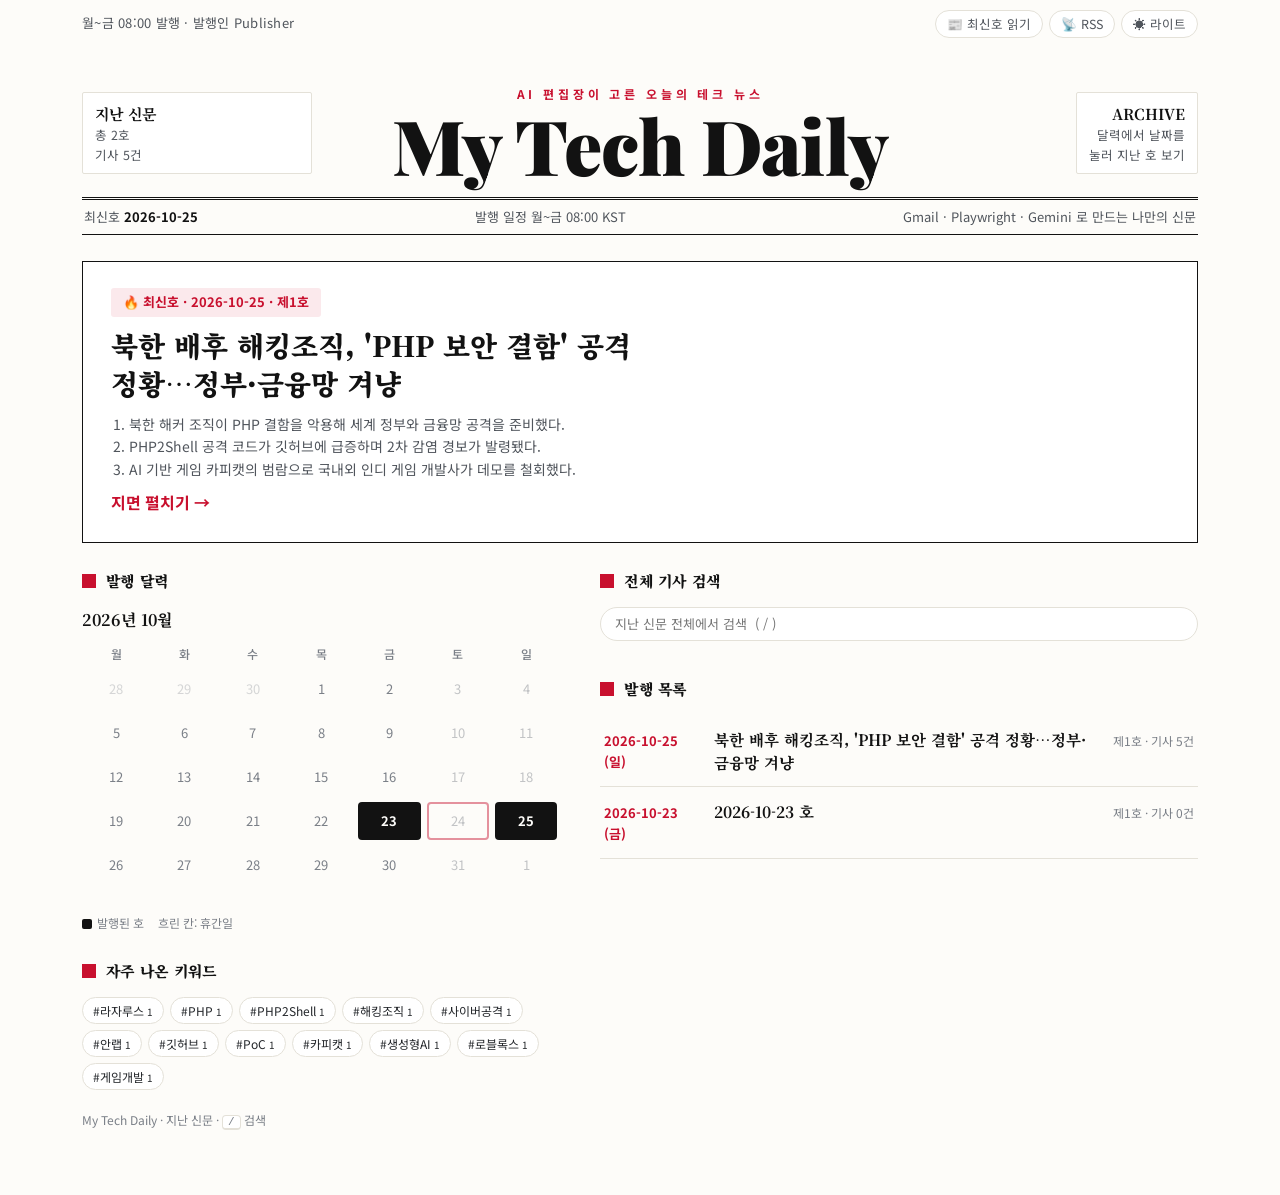
<file: Output/index.html>
<!DOCTYPE html>
<html lang="ko" data-theme="light">
<head>
  <meta charset="utf-8">
  <meta name="viewport" content="width=device-width, initial-scale=1">
  <title>My Tech Daily — 지난 신문</title>
  <meta name="description" content="AI 편집장이 고른 오늘의 테크 뉴스">
  <meta property="og:title" content="My Tech Daily">
  <meta property="og:description" content="AI 편집장이 고른 오늘의 테크 뉴스">
<meta property="og:image" content="https://imgnews.pstatic.net/image/417/2026/10/24/0001161927_001_20261024162212896.jpg?type=w800"><link rel="alternate" type="application/rss+xml" title="My Tech Daily" href="https://methesteam-ux.github.io/Newspaper-project/feed.xml">  <link rel="icon" href="data:image/svg+xml,<svg xmlns=%22http://www.w3.org/2000/svg%22 viewBox=%220 0 100 100%22><text y=%22.9em%22 font-size=%2290%22>📰</text></svg>">
  <script>
    document.documentElement.classList.add("js");
    try { var t = localStorage.getItem("np-theme"); if (t) document.documentElement.dataset.theme = t; } catch (e) {}
  </script>
  <link rel="preconnect" href="https://fonts.googleapis.com">
  <link rel="preconnect" href="https://fonts.gstatic.com" crossorigin>
  <link href="https://fonts.googleapis.com/css2?family=Noto+Sans+KR:wght@400;500;700&family=Noto+Serif+KR:wght@600;700;900&family=Playfair+Display:wght@700;900&display=swap" rel="stylesheet">
  <style>
/* ─────────────────────────────────────────────────────────────
   나만의 신문 — 지면 스타일
   레이아웃 골격: Image/img_1~3 (메인 1단 · 부 헤드라인 2단 · 분류별 2단 목록)
   디자인: 클래식 조간 신문(세리프 제호, 이중 괘선, 귀퉁이 정보) + 라이트/세피아/다크 테마
   ───────────────────────────────────────────────────────────── */
:root {
  --paper: #fdfcf9;
  --panel: #ffffff;
  --panel-2: #f6f4ee;
  --ink: #121212;
  --text: #24272b;
  --muted: #50555c;
  --faint: #7a7f87;
  --line: #e4e1d8;
  --line-strong: #121212;
  --accent: #c8102e;
  --accent-soft: #fbe9ec;
  --link: #3f4a5a;
  --shadow: 0 1px 2px rgba(20, 20, 20, .04), 0 8px 24px -18px rgba(20, 20, 20, .25);
  --fs: 1;
  --serif: "Noto Serif KR", "Nanum Myeongjo", Georgia, serif;
  --display: "Playfair Display", "Noto Serif KR", Georgia, serif;
  --sans: "Noto Sans KR", "Apple SD Gothic Neo", "Malgun Gothic", sans-serif;
  color-scheme: light;
}
:root[data-theme="sepia"] {
  --paper: #f3ead7;
  --panel: #f8f1e1;
  --panel-2: #ece0c6;
  --ink: #2b1f12;
  --text: #3a2c1c;
  --muted: #5e4a33;
  --faint: #86704f;
  --line: #dccaa6;
  --line-strong: #2b1f12;
  --accent: #a3221b;
  --accent-soft: #f0d9c8;
  --link: #5a4026;
}
:root[data-theme="dark"] {
  --paper: #121417;
  --panel: #181b20;
  --panel-2: #1e2228;
  --ink: #f2f0ea;
  --text: #d9d7d1;
  --muted: #a9adb4;
  --faint: #868b93;
  --line: #2c3139;
  --line-strong: #e9e6df;
  --accent: #ff5a6e;
  --accent-soft: #3a1b22;
  --link: #b6c2d6;
  --shadow: 0 1px 2px rgba(0, 0, 0, .3), 0 10px 30px -20px rgba(0, 0, 0, .8);
  color-scheme: dark;
}

* { box-sizing: border-box; }
html { scroll-behavior: smooth; scroll-padding-top: 64px; }
body {
  margin: 0;
  background: var(--paper);
  color: var(--text);
  font-family: var(--sans);
  font-size: calc(16px * var(--fs));
  line-height: 1.6;
  -webkit-font-smoothing: antialiased;
  transition: background-color .3s, color .3s;
}
img { display: block; max-width: 100%; }
a { color: inherit; }
button { font: inherit; color: inherit; cursor: pointer; }

/* 읽기 진행 바 */
.progress {
  position: fixed; inset: 0 auto auto 0; z-index: 50;
  height: 3px; width: 0; background: var(--accent);
  transition: width .1s linear;
}

/* ── 상단 유틸리티 바 ─────────────────────────────── */
.topbar {
  display: flex; align-items: center; justify-content: space-between; gap: 12px;
  max-width: 1180px; margin: 0 auto; padding: 10px 32px;
  font-size: 13px; color: var(--muted);
}
.topbar .today { letter-spacing: .02em; }
.tools { display: flex; gap: 6px; flex-wrap: wrap; justify-content: flex-end; }
.tool {
  border: 1px solid var(--line); background: var(--panel); border-radius: 999px;
  padding: 4px 11px; font-size: 12.5px; line-height: 1.4;
  transition: border-color .2s, background .2s, transform .1s;
}
.tool:hover { border-color: var(--ink); }
.tool:active { transform: scale(.96); }
.tool.is-on { background: var(--ink); color: var(--paper); border-color: var(--ink); }

/* ── 헤드라인 티커 ───────────────────────────────── */
.ticker {
  display: flex; align-items: center; overflow: hidden;
  border-top: 1px solid var(--line-strong); border-bottom: 1px solid var(--line-strong);
  background: var(--panel); font-size: 13.5px;
}
.ticker-label {
  flex: none; padding: 7px 14px; background: var(--accent); color: #fff;
  font-weight: 700; letter-spacing: .12em; font-size: 11.5px;
}
.ticker-track { overflow: hidden; flex: 1; mask-image: linear-gradient(90deg, transparent, #000 4%, #000 96%, transparent); }
.ticker-move { display: inline-flex; gap: 22px; white-space: nowrap; padding-left: 22px; animation: ticker 60s linear infinite; }
.ticker:hover .ticker-move { animation-play-state: paused; }
.ticker-move a { text-decoration: none; color: var(--text); }
.ticker-move a:hover { color: var(--accent); }
.ticker-move .sep { color: var(--accent); font-size: 9px; align-self: center; }
@keyframes ticker { to { transform: translateX(-50%); } }

.paper { max-width: 1180px; margin: 0 auto; padding: 18px 32px 64px; }

/* ── 제호 (img_1 상단: 신문 이름 · 날짜 · 발행인) ──── */
.masthead {
  display: grid; grid-template-columns: 1fr auto 1fr; align-items: center; gap: 20px;
  padding: 18px 0 14px;
}
.ear {
  font-size: 12.5px; color: var(--muted); line-height: 1.55;
  border: 1px solid var(--line); background: var(--panel); padding: 9px 12px; border-radius: 2px;
  max-width: 230px;
}
.ear b { color: var(--ink); font-family: var(--serif); font-size: 15px; display: block; }
.ear-right { justify-self: end; text-align: right; }
.ear .wx-temp { font-family: var(--display); font-size: 26px; font-weight: 700; color: var(--ink); line-height: 1.1; }
.nameplate { text-align: center; }
.kicker {
  margin: 0 0 4px; font-size: 12px; letter-spacing: .32em; text-transform: uppercase;
  color: var(--accent); font-weight: 700;
}
.masthead h1 {
  margin: 0; font-family: var(--display); font-weight: 900;
  font-size: clamp(40px, 6.4vw, 76px); line-height: 1; letter-spacing: -.01em; color: var(--ink);
}
.dateline-bar {
  display: flex; flex-wrap: wrap; justify-content: space-between; gap: 6px 18px;
  padding: 7px 2px; font-size: 13px; color: var(--muted);
  border-top: 3px double var(--line-strong); border-bottom: 1px solid var(--line-strong);
}
.dateline-bar b { color: var(--ink); }

/* ── 섹션 내비게이션 + 검색 (sticky) ──────────────── */
.section-nav {
  position: sticky; top: 0; z-index: 20;
  display: flex; align-items: center; gap: 4px; flex-wrap: wrap;
  margin: 0 -32px; padding: 8px 32px;
  background: color-mix(in srgb, var(--paper) 88%, transparent);
  backdrop-filter: blur(8px); -webkit-backdrop-filter: blur(8px);
  border-bottom: 1px solid var(--line);
}
.section-nav a {
  text-decoration: none; font-size: 13.5px; font-weight: 500; padding: 4px 10px; border-radius: 999px; color: var(--muted);
}
.section-nav a:hover { color: var(--ink); background: var(--panel-2); }
.section-nav a .dot { display: inline-block; width: 7px; height: 7px; border-radius: 50%; background: var(--c, var(--accent)); margin-right: 6px; vertical-align: 1px; }
.section-nav a small { color: var(--faint); margin-left: 3px; }
.nav-right { margin-left: auto; display: flex; align-items: center; gap: 10px; }
.search input {
  width: 220px; border: 1px solid var(--line); background: var(--panel); color: var(--text);
  border-radius: 999px; padding: 6px 14px; font: inherit; font-size: 13px; outline: none;
  transition: width .25s, border-color .2s;
}
.search input:focus { width: 280px; border-color: var(--ink); }
.read-count { font-size: 12.5px; color: var(--faint); white-space: nowrap; }
.read-count b { color: var(--accent); }
.search-status { font-size: 12.5px; color: var(--accent); min-height: 1em; margin: 8px 0 0; }

/* ── 오늘의 브리핑 ───────────────────────────────── */
.briefing {
  display: grid; grid-template-columns: 1.55fr 1fr; gap: 0;
  margin: 26px 0 30px; border: 1px solid var(--line-strong); background: var(--panel);
}
.briefing > div, .briefing > aside { padding: 22px 26px; }
.briefing .brief-side { border-left: 1px solid var(--line); background: var(--panel-2); }
.label {
  display: flex; align-items: center; gap: 10px; margin: 0 0 14px;
  font-family: var(--serif); font-size: 15px; font-weight: 900; letter-spacing: .02em; color: var(--ink);
}
.label::before { content: ""; width: 14px; height: 14px; background: var(--accent); flex: none; }
.label .tool { margin-left: auto; font-family: var(--sans); font-weight: 500; }
.brief-list { margin: 0; padding: 0; list-style: none; counter-reset: b; }
.brief-list li {
  counter-increment: b; position: relative; padding: 9px 0 9px 40px;
  border-bottom: 1px dashed var(--line); font-family: var(--serif); font-size: 16.5px; font-weight: 600; color: var(--ink);
}
.brief-list li:last-child { border-bottom: 0; }
.brief-list li::before {
  content: counter(b); position: absolute; left: 0; top: 7px;
  font-family: var(--display); font-size: 24px; font-weight: 900; color: var(--accent); line-height: 1;
}
.editor-note {
  margin: 16px 0 0; padding: 12px 16px; border-left: 3px solid var(--accent);
  background: var(--panel-2); font-family: var(--serif); font-style: italic; color: var(--text); font-size: 14.5px;
}
.editor-note span { display: block; font-style: normal; font-family: var(--sans); font-size: 11.5px; font-weight: 700; letter-spacing: .14em; color: var(--accent); margin-bottom: 3px; }
.numbers { list-style: none; margin: 0 0 18px; padding: 0; display: grid; gap: 10px; }
.numbers li { display: grid; grid-template-columns: auto 1fr; align-items: baseline; gap: 12px; }
.numbers b { font-family: var(--display); font-size: 30px; font-weight: 900; color: var(--accent); line-height: 1; }
.numbers span { font-size: 13px; color: var(--muted); }
.chips { display: flex; flex-wrap: wrap; gap: 6px; }
.chip {
  border: 1px solid var(--line); background: var(--panel); border-radius: 999px;
  padding: 3px 10px; font-size: calc(12px + var(--w, 0) * 1px); color: var(--text);
  transition: background .2s, color .2s, border-color .2s;
}
.chip:hover, .chip.is-on { background: var(--ink); color: var(--paper); border-color: var(--ink); }

/* ── 공통 기사 요소 ──────────────────────────────── */
.summary { text-align: justify; text-justify: inter-character; overflow-wrap: anywhere; }
.source { margin: 10px 0 0; font-size: 12.5px; color: var(--faint); }
.source a { color: var(--link); text-decoration: underline; text-underline-offset: 2px; word-break: break-all; }
.eyebrow {
  display: flex; align-items: center; gap: 10px; margin: 0 0 8px;
  font-size: 12px; font-weight: 700; letter-spacing: .06em; color: var(--c, var(--accent));
}
.meter { display: inline-flex; align-items: center; gap: 6px; color: var(--faint); font-weight: 500; letter-spacing: 0; }
.meter i { position: relative; width: 54px; height: 4px; background: var(--line); border-radius: 2px; overflow: hidden; }
.meter i::after { content: ""; position: absolute; inset: 0 auto 0 0; width: var(--v); background: var(--c, var(--accent)); }
.why {
  margin: 14px 0 0; padding: 10px 14px; background: var(--accent-soft); border-radius: 4px;
  font-size: 14px; color: var(--text); text-align: left;
}
.why b { color: var(--accent); margin-right: 6px; }
.story-tools { display: flex; flex-wrap: wrap; align-items: center; gap: 6px 8px; margin-top: 12px; font-size: 12.5px; color: var(--faint); }
.story-tools .tag { color: var(--muted); }
.story-tools .mini {
  border: 1px solid var(--line); background: transparent; border-radius: 999px; padding: 2px 9px; font-size: 12px; color: var(--muted);
}
.story-tools .mini:hover { border-color: var(--ink); color: var(--ink); }
.story-tools .mini.speaking, .story-tools .mini.is-on { background: var(--ink); color: var(--paper); border-color: var(--ink); }
.fulltext { margin-top: 10px; font-size: 14px; }
.fulltext summary { cursor: pointer; color: var(--link); font-size: 12.5px; list-style: none; }
.fulltext summary::before { content: "＋ "; }
.fulltext[open] summary::before { content: "－ "; }
.fulltext .body { margin-top: 10px; padding: 14px 16px; background: var(--panel-2); border-radius: 4px; max-height: 420px; overflow: auto; text-align: left; }
.fulltext .body p { margin: 0 0 .7em; color: var(--text); line-height: 1.75; }
.story.is-read h2, .story.is-read h3, .story.is-read h4 { opacity: .55; }
.story.is-read .read-mark { display: inline; }
.read-mark { display: none; color: var(--accent); font-size: 12px; margin-left: 6px; font-family: var(--sans); vertical-align: middle; }
.story.is-hidden, .section-title.is-hidden { display: none !important; }
mark { background: color-mix(in srgb, var(--accent) 22%, transparent); color: inherit; padding: 0 1px; }

/* ── 메인 헤드라인 (img_1) ───────────────────────── */
.main-story {
  margin-top: 6px; border: 1px solid var(--line); border-top: 4px solid var(--ink);
  background: var(--panel); padding: 30px 36px 26px; text-align: center; box-shadow: var(--shadow);
}
.badge {
  display: inline-block; margin-bottom: 18px; padding: 4px 12px; border-radius: 3px;
  background: var(--accent-soft); color: var(--accent); font-size: 13px; font-weight: 700;
}
.media-wrap { position: relative; overflow: hidden; border-radius: 4px; margin-bottom: 22px; }
.media-wrap .media { width: 100%; object-fit: cover; transition: transform .8s ease; }
.media-wrap:hover .media { transform: scale(1.025); }
.main-story .media { height: 380px; }
.main-story .eyebrow { justify-content: center; }
.main-story h2 {
  margin: 0 0 16px; font-family: var(--serif); font-size: clamp(26px, 3.2vw, 38px);
  font-weight: 900; line-height: 1.32; color: var(--ink); letter-spacing: -.01em;
}
.main-story h2 a { text-decoration: none; }
.main-story h2 a:hover { text-decoration: underline; text-decoration-thickness: 2px; text-underline-offset: 5px; }
.main-story .summary {
  max-width: 860px; margin: 0 auto; font-size: 16.5px; line-height: 1.9; color: var(--muted); text-align-last: center;
}
.main-story .why, .main-story .fulltext { max-width: 860px; margin-left: auto; margin-right: auto; }
.main-story .story-tools { justify-content: center; }

/* ── 부 헤드라인 2단 (img_2 상단) ────────────────── */
.sub-stories { display: grid; grid-template-columns: 1fr 1fr; gap: 0; margin-top: 26px; border-top: 1px solid var(--line-strong); }
.sub-story { padding: 22px 24px 24px; background: var(--panel); border-bottom: 1px solid var(--line); }
.sub-story + .sub-story { border-left: 1px solid var(--line); }
.sub-story .media { height: 210px; }
.sub-story h3 { margin: 0 0 12px; font-family: var(--serif); font-size: 21px; font-weight: 800; line-height: 1.45; color: var(--ink); }
.sub-story h3 a { text-decoration: none; }
.sub-story h3 a:hover { text-decoration: underline; text-underline-offset: 4px; }
.sub-story .summary { margin: 0; font-size: 14.8px; line-height: 1.8; color: var(--muted); }

/* ── 분류별 2단 기사 목록 (img_2 하단, img_3) ────── */
.sections { column-count: 2; column-gap: 48px; column-rule: 1px solid var(--line); margin-top: 48px; }
.section-title {
  break-inside: avoid; break-after: avoid;
  display: flex; align-items: baseline; gap: 10px;
  margin: 26px 0 4px; padding: 0 0 8px; border-bottom: 2px solid var(--line-strong);
  font-family: var(--serif); font-size: 21px; font-weight: 900; color: var(--ink);
}
.section-title::before { content: ""; width: 10px; height: 10px; border-radius: 2px; background: var(--c); align-self: center; }
.section-title small { font-family: var(--sans); font-size: 12px; font-weight: 500; color: var(--faint); }
.sections > .section-title:first-child { margin-top: 0; }
.item { break-inside: avoid; display: flex; gap: 18px; padding: 18px 0; border-bottom: 1px solid var(--line); }
.item-body { flex: 1; min-width: 0; }
.item h4 { margin: 0 0 8px; font-family: var(--serif); font-size: 17.5px; font-weight: 800; line-height: 1.5; color: var(--ink); }
.item h4 a { text-decoration: none; }
.item h4 a:hover { text-decoration: underline; text-underline-offset: 3px; }
.item .summary { margin: 0; font-size: 14.2px; line-height: 1.75; color: var(--muted); }
.item .thumb { flex: 0 0 92px; width: 92px; height: 92px; object-fit: cover; border-radius: 3px; border: 1px solid var(--line); }

/* ── 이번 주 1면 모아보기 ────────────────────────── */
.block { margin-top: 56px; }
.block > .label { font-size: 18px; padding-bottom: 10px; border-bottom: 2px solid var(--line-strong); }
.weekly { display: grid; grid-template-columns: repeat(auto-fill, minmax(200px, 1fr)); gap: 16px; }
.week-card { display: block; text-decoration: none; background: var(--panel); border: 1px solid var(--line); transition: transform .2s, box-shadow .2s; }
.week-card:hover { transform: translateY(-3px); box-shadow: var(--shadow); }
.week-card img { width: 100%; height: 110px; object-fit: cover; }
.week-card div { padding: 10px 12px 12px; }
.week-card time { font-size: 11.5px; font-weight: 700; color: var(--accent); letter-spacing: .06em; }
.week-card p { margin: 4px 0 0; font-family: var(--serif); font-weight: 700; font-size: 14.5px; line-height: 1.45; color: var(--ink); }

/* ── 지면 데이터 ─────────────────────────────────── */
.stat-tiles { display: grid; grid-template-columns: repeat(4, 1fr); gap: 0; border: 1px solid var(--line); background: var(--panel); }
.stat-tiles div { padding: 16px 18px; border-left: 1px solid var(--line); }
.stat-tiles div:first-child { border-left: 0; }
.stat-tiles b { display: block; font-family: var(--display); font-size: 34px; font-weight: 900; color: var(--ink); line-height: 1.1; }
.stat-tiles span { font-size: 12.5px; color: var(--faint); }
.charts { display: grid; grid-template-columns: 1fr 1fr; gap: 28px; margin-top: 22px; }
.chart h3 { margin: 0 0 12px; font-size: 13.5px; color: var(--muted); font-weight: 700; }
.bars { list-style: none; margin: 0; padding: 0; display: grid; gap: 8px; }
.bars li { display: grid; grid-template-columns: 110px 1fr 28px; align-items: center; gap: 10px; font-size: 13px; }
.bars .track { display: block; height: 10px; background: var(--panel-2); border-radius: 5px; overflow: hidden; }
.bars .fill { display: block; height: 100%; width: var(--v); background: var(--c); border-radius: 5px; transform-origin: left; animation: grow .9s cubic-bezier(.2, .8, .2, 1) both; }
.bars b { text-align: right; color: var(--ink); }
.hist { display: grid; grid-template-columns: repeat(24, 1fr); align-items: end; gap: 3px; height: 120px; border-bottom: 1px solid var(--line-strong); }
.hist span { display: block; height: var(--v); min-height: 2px; background: var(--ink); opacity: .85; border-radius: 2px 2px 0 0; animation: rise .9s cubic-bezier(.2, .8, .2, 1) both; }
.hist span.zero { background: var(--line); opacity: 1; }
.hist-axis { display: grid; grid-template-columns: repeat(4, 1fr); font-size: 11px; color: var(--faint); margin-top: 4px; }
@keyframes grow { from { transform: scaleX(0); } }
@keyframes rise { from { transform: scaleY(0); transform-origin: bottom; } }

/* ── 꼬리말 ──────────────────────────────────────── */
.edition-nav { display: grid; grid-template-columns: 1fr auto 1fr; gap: 12px; margin-top: 56px; padding: 16px 0; border-top: 3px double var(--line-strong); border-bottom: 1px solid var(--line); font-size: 14px; }
.edition-nav a { text-decoration: none; color: var(--ink); font-weight: 700; }
.edition-nav a:hover { color: var(--accent); }
.edition-nav .next { text-align: right; }
.edition-nav .mid { text-align: center; }
.colophon { display: flex; justify-content: space-between; align-items: center; gap: 20px; margin-top: 20px; font-size: 12px; color: var(--faint); }
.colophon .qr { display: flex; align-items: center; gap: 10px; }
.colophon .qr svg { width: 64px; height: 64px; background: #fff; padding: 2px; }
.colophon .qr path { stroke: #111; }
.kbd-hint kbd, dialog kbd {
  font-family: ui-monospace, Consolas, monospace; font-size: 11px; border: 1px solid var(--line); border-bottom-width: 2px;
  border-radius: 4px; padding: 0 5px; background: var(--panel);
}
.to-top {
  position: fixed; right: 22px; bottom: 22px; z-index: 30; width: 42px; height: 42px; border-radius: 50%;
  border: 1px solid var(--line); background: var(--panel); box-shadow: var(--shadow); font-size: 18px;
  opacity: 0; pointer-events: none; transform: translateY(10px); transition: opacity .25s, transform .25s;
}
.to-top.show { opacity: 1; pointer-events: auto; transform: none; }
.toast {
  position: fixed; left: 50%; bottom: 28px; z-index: 60; transform: translate(-50%, 20px); opacity: 0;
  background: var(--ink); color: var(--paper); padding: 9px 18px; border-radius: 999px; font-size: 13.5px;
  transition: opacity .25s, transform .25s; pointer-events: none;
}
.toast.show { opacity: 1; transform: translate(-50%, 0); }
dialog { border: 1px solid var(--line-strong); background: var(--panel); color: var(--text); padding: 22px 26px; max-width: 360px; }
dialog::backdrop { background: rgba(0, 0, 0, .35); }
dialog h3 { margin: 0 0 12px; font-family: var(--serif); }
dialog ul { margin: 0 0 14px; padding: 0; list-style: none; display: grid; gap: 7px; font-size: 14px; }
.empty { padding: 60px 0; text-align: center; color: var(--faint); }

/* 등장 애니메이션 */
.js .reveal { opacity: 0; transform: translateY(14px); transition: opacity .6s ease, transform .6s ease; }
.js .reveal.in { opacity: 1; transform: none; }
@media (prefers-reduced-motion: reduce) {
  .js .reveal { opacity: 1; transform: none; transition: none; }
  .ticker-move, .bars .fill, .hist span { animation: none; }
  html { scroll-behavior: auto; }
}

/* ── 아카이브(지난 신문) 페이지 ──────────────────── */
.hero { display: grid; grid-template-columns: 1.2fr 1fr; gap: 0; margin: 26px 0; border: 1px solid var(--line-strong); background: var(--panel); text-decoration: none; }
.hero img { width: 100%; height: 100%; min-height: 260px; object-fit: cover; }
.hero .hero-body { padding: 26px 28px; display: flex; flex-direction: column; gap: 10px; }
.hero h2 { margin: 0; font-family: var(--serif); font-size: 28px; font-weight: 900; line-height: 1.35; color: var(--ink); }
.hero ol { margin: 0; padding-left: 18px; color: var(--muted); font-size: 14px; }
.hero .cta { margin-top: auto; font-weight: 700; color: var(--accent); }
.archive-grid { display: grid; grid-template-columns: 1fr 1.25fr; gap: 40px; margin-top: 10px; }
.cal { margin-bottom: 26px; }
.cal h3 { margin: 0 0 8px; font-family: var(--serif); font-size: 16px; color: var(--ink); }
.cal table { width: 100%; border-collapse: collapse; table-layout: fixed; font-size: 13px; }
.cal th { font-weight: 500; color: var(--faint); padding: 4px 0; font-size: 12px; }
.cal td { text-align: center; padding: 3px; }
.cal td span, .cal td a { display: grid; place-items: center; height: 38px; border-radius: 4px; color: var(--faint); text-decoration: none; }
.cal td.out span { opacity: .3; }
.cal td.rest span { opacity: .45; }
.cal td a { background: var(--ink); color: var(--paper); font-weight: 700; position: relative; }
.cal td a:hover { background: var(--accent); }
.cal td.today span, .cal td.today a { outline: 2px solid var(--accent); outline-offset: -2px; }
.cal-legend { font-size: 12px; color: var(--faint); display: flex; gap: 14px; }
.cal-legend i { display: inline-block; width: 10px; height: 10px; border-radius: 2px; background: var(--ink); margin-right: 5px; vertical-align: -1px; }
.ed-list { list-style: none; margin: 0; padding: 0; }
.ed-list li a { display: grid; grid-template-columns: 96px 1fr auto; gap: 14px; align-items: baseline; padding: 13px 4px; border-bottom: 1px solid var(--line); text-decoration: none; }
.ed-list li a:hover { background: var(--panel-2); }
.ed-list time { font-size: 13px; font-weight: 700; color: var(--accent); }
.ed-list strong { font-family: var(--serif); font-size: 15.5px; color: var(--ink); line-height: 1.45; }
.ed-list small { color: var(--faint); font-size: 12px; white-space: nowrap; }
.results { list-style: none; margin: 10px 0 0; padding: 0; max-height: 360px; overflow: auto; }
.results li a { display: block; padding: 8px 4px; border-bottom: 1px dashed var(--line); text-decoration: none; font-size: 14px; }
.results li small { color: var(--accent); margin-right: 8px; font-weight: 700; }

/* ── 반응형 ──────────────────────────────────────── */
@media (max-width: 900px) {
  .briefing, .charts, .archive-grid, .hero { grid-template-columns: 1fr; }
  .briefing .brief-side { border-left: 0; border-top: 1px solid var(--line); }
  .stat-tiles { grid-template-columns: repeat(2, 1fr); }
  .stat-tiles div:nth-child(3) { border-left: 0; }
  .stat-tiles div:nth-child(n+3) { border-top: 1px solid var(--line); }
}
@media (max-width: 760px) {
  .topbar, .paper { padding-left: 16px; padding-right: 16px; }
  .topbar { flex-direction: column; align-items: flex-start; }
  .tools { justify-content: flex-start; }
  .section-nav { margin: 0 -16px; padding: 8px 16px; }
  .nav-right { width: 100%; margin-left: 0; }
  .search { flex: 1; }
  .search input, .search input:focus { width: 100%; }
  .masthead { grid-template-columns: 1fr 1fr; }
  .nameplate { grid-column: 1 / -1; order: -1; }
  .ear { max-width: none; }
  .main-story { padding: 20px 16px; }
  .main-story .media { height: 220px; }
  .sub-stories { grid-template-columns: 1fr; }
  .sub-story + .sub-story { border-left: 0; }
  .sections { column-count: 1; }
  .briefing > div, .briefing > aside { padding: 18px; }
  .edition-nav { grid-template-columns: 1fr 1fr; }
  .edition-nav .mid { grid-column: 1 / -1; order: 3; }
  .colophon { flex-direction: column; align-items: flex-start; }
  .bars li { grid-template-columns: 84px 1fr 24px; }
  .ed-list li a { grid-template-columns: 1fr; gap: 2px; }
}

/* ── 인쇄: 종이 신문 모드 ────────────────────────── */
@media print {
  :root { --paper: #fff; --panel: #fff; --panel-2: #fff; --ink: #000; --text: #111; --muted: #222; --faint: #444; --line: #bbb; --line-strong: #000; --accent: #000; --accent-soft: #fff; color-scheme: light; }
  body { font-size: 11pt; }
  .progress, .topbar, .ticker, .section-nav, .story-tools, .fulltext, .to-top, .toast, .label .tool, .edition-nav, .briefing .chips, dialog { display: none !important; }
  .paper { max-width: none; padding: 0; }
  .js .reveal { opacity: 1 !important; transform: none !important; }
  .main-story { box-shadow: none; border: 0; border-top: 3px solid #000; }
  .main-story .media { height: 260px; }
  .briefing, .main-story, .sub-story, .item, .week-card, .charts { break-inside: avoid; }
  .block-data, .block-weekly { display: none; }
  a { text-decoration: none !important; }
}

  </style>
</head>
<body>
  <header class="topbar">
    <span class="today">월~금 08:00 발행 · 발행인 Publisher</span>
    <div class="tools">
<a class="tool" href="2026-10-25.html" style="text-decoration:none">📰 최신호 읽기</a><a class="tool" href="https://methesteam-ux.github.io/Newspaper-project/feed.xml" style="text-decoration:none">📡 RSS</a>      <button class="tool" id="themeBtn">☀️ 라이트</button>
    </div>
  </header>
  <main class="paper">
    <header class="masthead">
      <div class="ear ear-left"><b>지난 신문</b>총 2호<br>기사 5건</div>
      <div class="nameplate">
        <p class="kicker">AI 편집장이 고른 오늘의 테크 뉴스</p>
        <h1>My Tech Daily</h1>
      </div>
      <div class="ear ear-right"><b>ARCHIVE</b>달력에서 날짜를<br>눌러 지난 호 보기</div>
    </header>
    <div class="dateline-bar">
      <span>최신호 <b>2026-10-25</b></span>
      <span>발행 일정 월~금 08:00 KST</span>
      <span>Gmail · Playwright · Gemini 로 만드는 나만의 신문</span>
    </div>

    <a class="hero reveal" href="2026-10-25.html">
<img src="https://imgnews.pstatic.net/image/417/2026/10/24/0001161927_001_20261024162212896.jpg?type=w800" alt="" referrerpolicy="no-referrer" onerror="this.remove()">      <div class="hero-body">
        <span class="badge" style="align-self:flex-start;margin:0">🔥 최신호 · 2026-10-25 · 제1호</span>
        <h2>북한 배후 해킹조직, &#39;PHP 보안 결함&#39; 공격 정황…정부·금융망 겨냥</h2>
<ol><li>북한 해커 조직이 PHP 결함을 악용해 세계 정부와 금융망 공격을 준비했다.</li><li>PHP2Shell 공격 코드가 깃허브에 급증하며 2차 감염 경보가 발령됐다.</li><li>AI 기반 게임 카피캣의 범람으로 국내외 인디 게임 개발사가 데모를 철회했다.</li></ol>
        <span class="cta">지면 펼치기 →</span>
      </div>
    </a>

    <div class="archive-grid">
      <section>
        <h2 class="label">발행 달력</h2>
        <div class="cal reveal">
          <h3>2026년 10월</h3>
          <table>
            <thead><tr><th>월</th><th>화</th><th>수</th><th>목</th><th>금</th><th>토</th><th>일</th></tr></thead>
            <tbody>
              <tr>
                <td class="out  ">
<span>28</span>                </td>
                <td class="out  ">
<span>29</span>                </td>
                <td class="out  ">
<span>30</span>                </td>
                <td class="  ">
<span>1</span>                </td>
                <td class="  ">
<span>2</span>                </td>
                <td class=" rest ">
<span>3</span>                </td>
                <td class=" rest ">
<span>4</span>                </td>
              </tr>
              <tr>
                <td class="  ">
<span>5</span>                </td>
                <td class="  ">
<span>6</span>                </td>
                <td class="  ">
<span>7</span>                </td>
                <td class="  ">
<span>8</span>                </td>
                <td class="  ">
<span>9</span>                </td>
                <td class=" rest ">
<span>10</span>                </td>
                <td class=" rest ">
<span>11</span>                </td>
              </tr>
              <tr>
                <td class="  ">
<span>12</span>                </td>
                <td class="  ">
<span>13</span>                </td>
                <td class="  ">
<span>14</span>                </td>
                <td class="  ">
<span>15</span>                </td>
                <td class="  ">
<span>16</span>                </td>
                <td class=" rest ">
<span>17</span>                </td>
                <td class=" rest ">
<span>18</span>                </td>
              </tr>
              <tr>
                <td class="  ">
<span>19</span>                </td>
                <td class="  ">
<span>20</span>                </td>
                <td class="  ">
<span>21</span>                </td>
                <td class="  ">
<span>22</span>                </td>
                <td class="  ">
<a href="2026-10-23.html" title="">23</a>                </td>
                <td class=" rest today">
<span>24</span>                </td>
                <td class=" rest ">
<a href="2026-10-25.html" title="북한 배후 해킹조직, &#39;PHP 보안 결함&#39; 공격 정황…정부·금융망 겨냥">25</a>                </td>
              </tr>
              <tr>
                <td class="  ">
<span>26</span>                </td>
                <td class="  ">
<span>27</span>                </td>
                <td class="  ">
<span>28</span>                </td>
                <td class="  ">
<span>29</span>                </td>
                <td class="  ">
<span>30</span>                </td>
                <td class=" rest ">
<span>31</span>                </td>
                <td class="out rest ">
<span>1</span>                </td>
              </tr>
            </tbody>
          </table>
        </div>
        <p class="cal-legend"><span><i></i>발행된 호</span><span>흐린 칸: 휴간일</span></p>

        <h2 class="label" style="margin-top:26px">자주 나온 키워드</h2>
        <div class="chips">
<button class="chip" data-filter="라자루스" style="--w: 0">#라자루스 <small>1</small></button><button class="chip" data-filter="PHP" style="--w: 0">#PHP <small>1</small></button><button class="chip" data-filter="PHP2Shell" style="--w: 0">#PHP2Shell <small>1</small></button><button class="chip" data-filter="해킹조직" style="--w: 0">#해킹조직 <small>1</small></button><button class="chip" data-filter="사이버공격" style="--w: 0">#사이버공격 <small>1</small></button><button class="chip" data-filter="안랩" style="--w: 0">#안랩 <small>1</small></button><button class="chip" data-filter="깃허브" style="--w: 0">#깃허브 <small>1</small></button><button class="chip" data-filter="PoC" style="--w: 0">#PoC <small>1</small></button><button class="chip" data-filter="카피캣" style="--w: 0">#카피캣 <small>1</small></button><button class="chip" data-filter="생성형AI" style="--w: 0">#생성형AI <small>1</small></button><button class="chip" data-filter="로블록스" style="--w: 0">#로블록스 <small>1</small></button><button class="chip" data-filter="게임개발" style="--w: 0">#게임개발 <small>1</small></button>        </div>
      </section>

      <section>
        <h2 class="label">전체 기사 검색</h2>
        <label class="search"><input id="q" type="search" placeholder="지난 신문 전체에서 검색  ( / )" autocomplete="off" style="width:100%"></label>
        <ul class="results" id="results"></ul>

        <h2 class="label" style="margin-top:26px">발행 목록</h2>
        <ul class="ed-list">
          <li><a href="2026-10-25.html">
            <time>2026-10-25 (일)</time>
            <strong>북한 배후 해킹조직, &#39;PHP 보안 결함&#39; 공격 정황…정부·금융망 겨냥</strong>
            <small>제1호 · 기사 5건</small>
          </a></li>
          <li><a href="2026-10-23.html">
            <time>2026-10-23 (금)</time>
            <strong>2026-10-23 호</strong>
            <small>제1호 · 기사 0건</small>
          </a></li>
        </ul>
      </section>
    </div>

    <footer class="colophon">
      <div>My Tech Daily · 지난 신문 · <span class="kbd-hint"><kbd>/</kbd> 검색</span></div>
    </footer>
  </main>
  <div class="toast" id="toast" role="status"></div>
  <script type="application/json" id="searchIndex">[{"d": "2026-10-25", "f": "2026-10-25.html", "t": "북한 배후 해킹조직, 'PHP 보안 결함' 공격 정황…정부·금융망 겨냥", "c": "보안", "u": "a5"}, {"d": "2026-10-25", "f": "2026-10-25.html", "t": "“이건 충격, 원작보다 짝퉁이 먼저 나온다”…‘AI 복제 게임’ 업계 발칵, 이 정도일 줄은", "c": "AI/ML", "u": "a3"}, {"d": "2026-10-25", "f": "2026-10-25.html", "t": "PHP 취약점 공격코드 깃허브 확산…안랩, 2차 피해 경고", "c": "보안", "u": "a2"}, {"d": "2026-10-25", "f": "2026-10-25.html", "t": "\"한국어로 공격 지시까지\"…비상 걸린 'PHP 해킹'에 북한 배후 조직 지목", "c": "보안", "u": "a4"}, {"d": "2026-10-25", "f": "2026-10-25.html", "t": "“北라자루스, PHP 약점으로 韓 정부-은행 등 전세계 공격 계획”", "c": "보안", "u": "a1"}]</script>
  <script>
  (function () {
    var root = document.documentElement;
    var THEMES = [["light", "☀️ 라이트"], ["sepia", "📜 종이"], ["dark", "🌙 다크"]];
    var btn = document.getElementById("themeBtn");
    function label() { var t = THEMES.filter(function (x) { return x[0] === (root.dataset.theme || "light"); })[0] || THEMES[0]; btn.textContent = t[1]; }
    label();
    btn.addEventListener("click", function () {
      var i = THEMES.map(function (x) { return x[0]; }).indexOf(root.dataset.theme || "light");
      root.dataset.theme = THEMES[(i + 1) % 3][0]; label();
      try { localStorage.setItem("np-theme", root.dataset.theme); } catch (e) {}
    });

    var data = [];
    try { data = JSON.parse(document.getElementById("searchIndex").textContent); } catch (e) {}
    var q = document.getElementById("q"), out = document.getElementById("results");
    function esc(s) { return s.replace(/[&<>"]/g, function (c) { return { "&": "&amp;", "<": "&lt;", ">": "&gt;", '"': "&quot;" }[c]; }); }
    function run() {
      var terms = q.value.toLowerCase().trim().split(/\s+/).filter(Boolean);
      if (!terms.length) { out.innerHTML = ""; return; }
      var hits = data.filter(function (a) {
        var hay = (a.t + " " + a.c).toLowerCase();
        return terms.every(function (t) { return hay.indexOf(t) >= 0; });
      }).reverse().slice(0, 60);
      out.innerHTML = hits.length ? hits.map(function (a) {
        return '<li><a href="' + esc(a.f) + (a.u ? "#" + esc(a.u) : "") + '"><small>' + esc(a.d) + "</small>" + esc(a.t) + "</a></li>";
      }).join("") : '<li style="padding:8px 4px;color:var(--faint)">검색 결과가 없습니다</li>';
    }
    q.addEventListener("input", run);
    Array.prototype.forEach.call(document.querySelectorAll(".chip"), function (c) {
      c.addEventListener("click", function () { q.value = c.dataset.filter; run(); q.scrollIntoView({ block: "center" }); });
    });
    document.addEventListener("keydown", function (e) {
      if (e.key === "/" && document.activeElement !== q) { e.preventDefault(); q.focus(); }
      if (e.key === "Escape") { q.value = ""; run(); }
    });

    var els = document.querySelectorAll(".reveal");
    if ("IntersectionObserver" in window) {
      var io = new IntersectionObserver(function (en) { en.forEach(function (x) { if (x.isIntersecting) { x.target.classList.add("in"); io.unobserve(x.target); } }); });
      Array.prototype.forEach.call(els, function (el) { io.observe(el); });
    } else Array.prototype.forEach.call(els, function (el) { el.classList.add("in"); });
  })();
  </script>
</body>
</html>
</file>
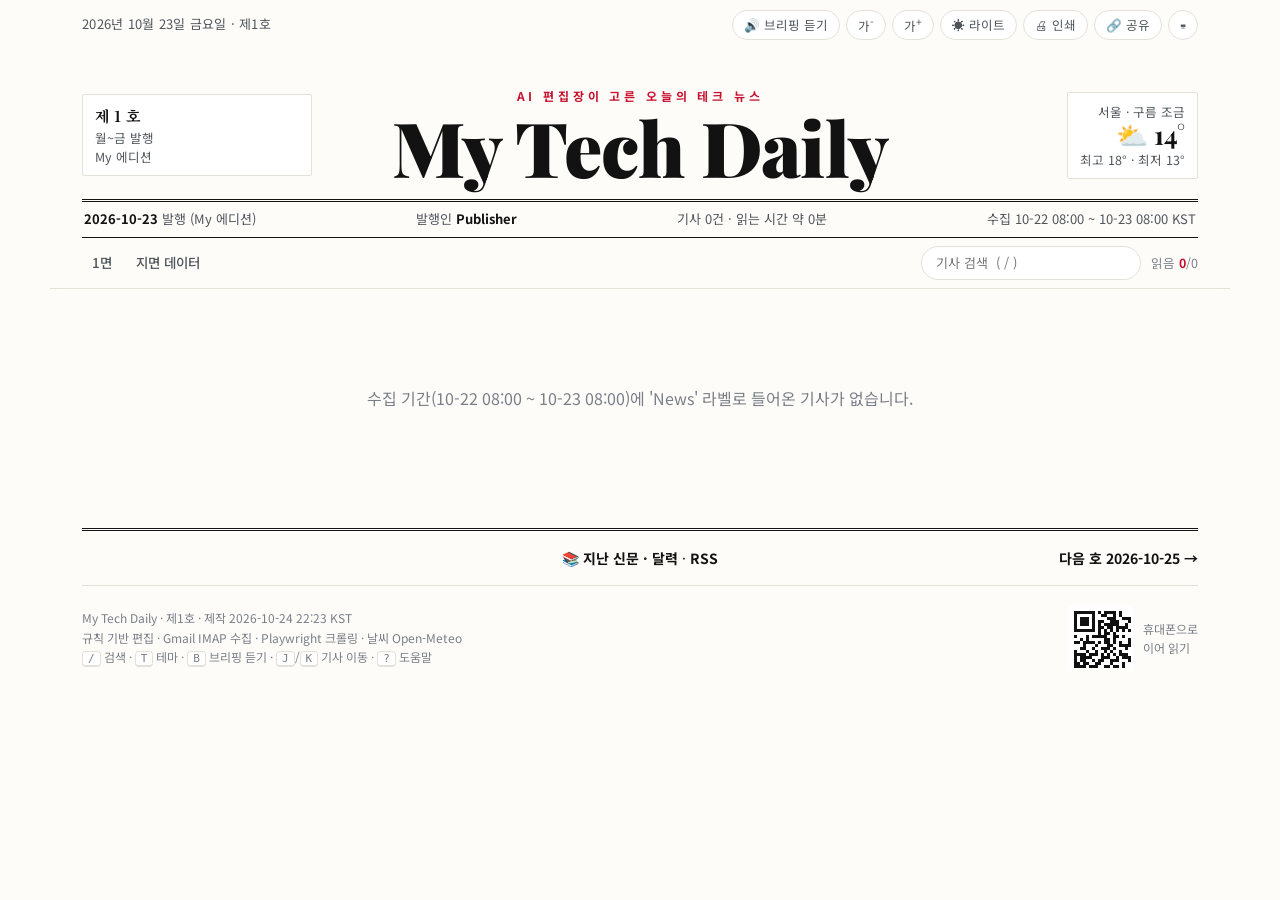
<file: Output/2026-10-23.html>
<!DOCTYPE html>
<html lang="ko" data-theme="light">
<head>
  <meta charset="utf-8">
  <meta name="viewport" content="width=device-width, initial-scale=1">
  <title>My Tech Daily 제1호 — 2026-10-23</title>
  <meta name="description" content="">
  <meta property="og:type" content="article">
  <meta property="og:site_name" content="My Tech Daily">
  <meta property="og:title" content="My Tech Daily 2026-10-23 — ">
  <meta property="og:description" content="AI 편집장이 고른 오늘의 테크 뉴스">
<meta property="og:url" content="https://methesteam-ux.github.io/Newspaper-project/2026-10-23.html"><link rel="alternate" type="application/rss+xml" title="My Tech Daily" href="https://methesteam-ux.github.io/Newspaper-project/feed.xml">  <link rel="icon" href="data:image/svg+xml,<svg xmlns=%22http://www.w3.org/2000/svg%22 viewBox=%220 0 100 100%22><text y=%22.9em%22 font-size=%2290%22>📰</text></svg>">
  <script>
    document.documentElement.classList.add("js");
    try { var t = localStorage.getItem("np-theme"); if (t) document.documentElement.dataset.theme = t;
          var f = localStorage.getItem("np-fs"); if (f) document.documentElement.style.setProperty("--fs", f); } catch (e) {}
  </script>
  <link rel="preconnect" href="https://fonts.googleapis.com">
  <link rel="preconnect" href="https://fonts.gstatic.com" crossorigin>
  <link href="https://fonts.googleapis.com/css2?family=Noto+Sans+KR:wght@400;500;700&family=Noto+Serif+KR:wght@600;700;900&family=Playfair+Display:wght@700;900&display=swap" rel="stylesheet">
  <style>
/* ─────────────────────────────────────────────────────────────
   나만의 신문 — 지면 스타일
   레이아웃 골격: Image/img_1~3 (메인 1단 · 부 헤드라인 2단 · 분류별 2단 목록)
   디자인: 클래식 조간 신문(세리프 제호, 이중 괘선, 귀퉁이 정보) + 라이트/세피아/다크 테마
   ───────────────────────────────────────────────────────────── */
:root {
  --paper: #fdfcf9;
  --panel: #ffffff;
  --panel-2: #f6f4ee;
  --ink: #121212;
  --text: #24272b;
  --muted: #50555c;
  --faint: #7a7f87;
  --line: #e4e1d8;
  --line-strong: #121212;
  --accent: #c8102e;
  --accent-soft: #fbe9ec;
  --link: #3f4a5a;
  --shadow: 0 1px 2px rgba(20, 20, 20, .04), 0 8px 24px -18px rgba(20, 20, 20, .25);
  --fs: 1;
  --serif: "Noto Serif KR", "Nanum Myeongjo", Georgia, serif;
  --display: "Playfair Display", "Noto Serif KR", Georgia, serif;
  --sans: "Noto Sans KR", "Apple SD Gothic Neo", "Malgun Gothic", sans-serif;
  color-scheme: light;
}
:root[data-theme="sepia"] {
  --paper: #f3ead7;
  --panel: #f8f1e1;
  --panel-2: #ece0c6;
  --ink: #2b1f12;
  --text: #3a2c1c;
  --muted: #5e4a33;
  --faint: #86704f;
  --line: #dccaa6;
  --line-strong: #2b1f12;
  --accent: #a3221b;
  --accent-soft: #f0d9c8;
  --link: #5a4026;
}
:root[data-theme="dark"] {
  --paper: #121417;
  --panel: #181b20;
  --panel-2: #1e2228;
  --ink: #f2f0ea;
  --text: #d9d7d1;
  --muted: #a9adb4;
  --faint: #868b93;
  --line: #2c3139;
  --line-strong: #e9e6df;
  --accent: #ff5a6e;
  --accent-soft: #3a1b22;
  --link: #b6c2d6;
  --shadow: 0 1px 2px rgba(0, 0, 0, .3), 0 10px 30px -20px rgba(0, 0, 0, .8);
  color-scheme: dark;
}

* { box-sizing: border-box; }
html { scroll-behavior: smooth; scroll-padding-top: 64px; }
body {
  margin: 0;
  background: var(--paper);
  color: var(--text);
  font-family: var(--sans);
  font-size: calc(16px * var(--fs));
  line-height: 1.6;
  -webkit-font-smoothing: antialiased;
  transition: background-color .3s, color .3s;
}
img { display: block; max-width: 100%; }
a { color: inherit; }
button { font: inherit; color: inherit; cursor: pointer; }

/* 읽기 진행 바 */
.progress {
  position: fixed; inset: 0 auto auto 0; z-index: 50;
  height: 3px; width: 0; background: var(--accent);
  transition: width .1s linear;
}

/* ── 상단 유틸리티 바 ─────────────────────────────── */
.topbar {
  display: flex; align-items: center; justify-content: space-between; gap: 12px;
  max-width: 1180px; margin: 0 auto; padding: 10px 32px;
  font-size: 13px; color: var(--muted);
}
.topbar .today { letter-spacing: .02em; }
.tools { display: flex; gap: 6px; flex-wrap: wrap; justify-content: flex-end; }
.tool {
  border: 1px solid var(--line); background: var(--panel); border-radius: 999px;
  padding: 4px 11px; font-size: 12.5px; line-height: 1.4;
  transition: border-color .2s, background .2s, transform .1s;
}
.tool:hover { border-color: var(--ink); }
.tool:active { transform: scale(.96); }
.tool.is-on { background: var(--ink); color: var(--paper); border-color: var(--ink); }

/* ── 헤드라인 티커 ───────────────────────────────── */
.ticker {
  display: flex; align-items: center; overflow: hidden;
  border-top: 1px solid var(--line-strong); border-bottom: 1px solid var(--line-strong);
  background: var(--panel); font-size: 13.5px;
}
.ticker-label {
  flex: none; padding: 7px 14px; background: var(--accent); color: #fff;
  font-weight: 700; letter-spacing: .12em; font-size: 11.5px;
}
.ticker-track { overflow: hidden; flex: 1; mask-image: linear-gradient(90deg, transparent, #000 4%, #000 96%, transparent); }
.ticker-move { display: inline-flex; gap: 22px; white-space: nowrap; padding-left: 22px; animation: ticker 60s linear infinite; }
.ticker:hover .ticker-move { animation-play-state: paused; }
.ticker-move a { text-decoration: none; color: var(--text); }
.ticker-move a:hover { color: var(--accent); }
.ticker-move .sep { color: var(--accent); font-size: 9px; align-self: center; }
@keyframes ticker { to { transform: translateX(-50%); } }

.paper { max-width: 1180px; margin: 0 auto; padding: 18px 32px 64px; }

/* ── 제호 (img_1 상단: 신문 이름 · 날짜 · 발행인) ──── */
.masthead {
  display: grid; grid-template-columns: 1fr auto 1fr; align-items: center; gap: 20px;
  padding: 18px 0 14px;
}
.ear {
  font-size: 12.5px; color: var(--muted); line-height: 1.55;
  border: 1px solid var(--line); background: var(--panel); padding: 9px 12px; border-radius: 2px;
  max-width: 230px;
}
.ear b { color: var(--ink); font-family: var(--serif); font-size: 15px; display: block; }
.ear-right { justify-self: end; text-align: right; }
.ear .wx-temp { font-family: var(--display); font-size: 26px; font-weight: 700; color: var(--ink); line-height: 1.1; }
.nameplate { text-align: center; }
.kicker {
  margin: 0 0 4px; font-size: 12px; letter-spacing: .32em; text-transform: uppercase;
  color: var(--accent); font-weight: 700;
}
.masthead h1 {
  margin: 0; font-family: var(--display); font-weight: 900;
  font-size: clamp(40px, 6.4vw, 76px); line-height: 1; letter-spacing: -.01em; color: var(--ink);
}
.dateline-bar {
  display: flex; flex-wrap: wrap; justify-content: space-between; gap: 6px 18px;
  padding: 7px 2px; font-size: 13px; color: var(--muted);
  border-top: 3px double var(--line-strong); border-bottom: 1px solid var(--line-strong);
}
.dateline-bar b { color: var(--ink); }

/* ── 섹션 내비게이션 + 검색 (sticky) ──────────────── */
.section-nav {
  position: sticky; top: 0; z-index: 20;
  display: flex; align-items: center; gap: 4px; flex-wrap: wrap;
  margin: 0 -32px; padding: 8px 32px;
  background: color-mix(in srgb, var(--paper) 88%, transparent);
  backdrop-filter: blur(8px); -webkit-backdrop-filter: blur(8px);
  border-bottom: 1px solid var(--line);
}
.section-nav a {
  text-decoration: none; font-size: 13.5px; font-weight: 500; padding: 4px 10px; border-radius: 999px; color: var(--muted);
}
.section-nav a:hover { color: var(--ink); background: var(--panel-2); }
.section-nav a .dot { display: inline-block; width: 7px; height: 7px; border-radius: 50%; background: var(--c, var(--accent)); margin-right: 6px; vertical-align: 1px; }
.section-nav a small { color: var(--faint); margin-left: 3px; }
.nav-right { margin-left: auto; display: flex; align-items: center; gap: 10px; }
.search input {
  width: 220px; border: 1px solid var(--line); background: var(--panel); color: var(--text);
  border-radius: 999px; padding: 6px 14px; font: inherit; font-size: 13px; outline: none;
  transition: width .25s, border-color .2s;
}
.search input:focus { width: 280px; border-color: var(--ink); }
.read-count { font-size: 12.5px; color: var(--faint); white-space: nowrap; }
.read-count b { color: var(--accent); }
.search-status { font-size: 12.5px; color: var(--accent); min-height: 1em; margin: 8px 0 0; }

/* ── 오늘의 브리핑 ───────────────────────────────── */
.briefing {
  display: grid; grid-template-columns: 1.55fr 1fr; gap: 0;
  margin: 26px 0 30px; border: 1px solid var(--line-strong); background: var(--panel);
}
.briefing > div, .briefing > aside { padding: 22px 26px; }
.briefing .brief-side { border-left: 1px solid var(--line); background: var(--panel-2); }
.label {
  display: flex; align-items: center; gap: 10px; margin: 0 0 14px;
  font-family: var(--serif); font-size: 15px; font-weight: 900; letter-spacing: .02em; color: var(--ink);
}
.label::before { content: ""; width: 14px; height: 14px; background: var(--accent); flex: none; }
.label .tool { margin-left: auto; font-family: var(--sans); font-weight: 500; }
.brief-list { margin: 0; padding: 0; list-style: none; counter-reset: b; }
.brief-list li {
  counter-increment: b; position: relative; padding: 9px 0 9px 40px;
  border-bottom: 1px dashed var(--line); font-family: var(--serif); font-size: 16.5px; font-weight: 600; color: var(--ink);
}
.brief-list li:last-child { border-bottom: 0; }
.brief-list li::before {
  content: counter(b); position: absolute; left: 0; top: 7px;
  font-family: var(--display); font-size: 24px; font-weight: 900; color: var(--accent); line-height: 1;
}
.editor-note {
  margin: 16px 0 0; padding: 12px 16px; border-left: 3px solid var(--accent);
  background: var(--panel-2); font-family: var(--serif); font-style: italic; color: var(--text); font-size: 14.5px;
}
.editor-note span { display: block; font-style: normal; font-family: var(--sans); font-size: 11.5px; font-weight: 700; letter-spacing: .14em; color: var(--accent); margin-bottom: 3px; }
.numbers { list-style: none; margin: 0 0 18px; padding: 0; display: grid; gap: 10px; }
.numbers li { display: grid; grid-template-columns: auto 1fr; align-items: baseline; gap: 12px; }
.numbers b { font-family: var(--display); font-size: 30px; font-weight: 900; color: var(--accent); line-height: 1; }
.numbers span { font-size: 13px; color: var(--muted); }
.chips { display: flex; flex-wrap: wrap; gap: 6px; }
.chip {
  border: 1px solid var(--line); background: var(--panel); border-radius: 999px;
  padding: 3px 10px; font-size: calc(12px + var(--w, 0) * 1px); color: var(--text);
  transition: background .2s, color .2s, border-color .2s;
}
.chip:hover, .chip.is-on { background: var(--ink); color: var(--paper); border-color: var(--ink); }

/* ── 공통 기사 요소 ──────────────────────────────── */
.summary { text-align: justify; text-justify: inter-character; overflow-wrap: anywhere; }
.source { margin: 10px 0 0; font-size: 12.5px; color: var(--faint); }
.source a { color: var(--link); text-decoration: underline; text-underline-offset: 2px; word-break: break-all; }
.eyebrow {
  display: flex; align-items: center; gap: 10px; margin: 0 0 8px;
  font-size: 12px; font-weight: 700; letter-spacing: .06em; color: var(--c, var(--accent));
}
.meter { display: inline-flex; align-items: center; gap: 6px; color: var(--faint); font-weight: 500; letter-spacing: 0; }
.meter i { position: relative; width: 54px; height: 4px; background: var(--line); border-radius: 2px; overflow: hidden; }
.meter i::after { content: ""; position: absolute; inset: 0 auto 0 0; width: var(--v); background: var(--c, var(--accent)); }
.why {
  margin: 14px 0 0; padding: 10px 14px; background: var(--accent-soft); border-radius: 4px;
  font-size: 14px; color: var(--text); text-align: left;
}
.why b { color: var(--accent); margin-right: 6px; }
.story-tools { display: flex; flex-wrap: wrap; align-items: center; gap: 6px 8px; margin-top: 12px; font-size: 12.5px; color: var(--faint); }
.story-tools .tag { color: var(--muted); }
.story-tools .mini {
  border: 1px solid var(--line); background: transparent; border-radius: 999px; padding: 2px 9px; font-size: 12px; color: var(--muted);
}
.story-tools .mini:hover { border-color: var(--ink); color: var(--ink); }
.story-tools .mini.speaking, .story-tools .mini.is-on { background: var(--ink); color: var(--paper); border-color: var(--ink); }
.fulltext { margin-top: 10px; font-size: 14px; }
.fulltext summary { cursor: pointer; color: var(--link); font-size: 12.5px; list-style: none; }
.fulltext summary::before { content: "＋ "; }
.fulltext[open] summary::before { content: "－ "; }
.fulltext .body { margin-top: 10px; padding: 14px 16px; background: var(--panel-2); border-radius: 4px; max-height: 420px; overflow: auto; text-align: left; }
.fulltext .body p { margin: 0 0 .7em; color: var(--text); line-height: 1.75; }
.story.is-read h2, .story.is-read h3, .story.is-read h4 { opacity: .55; }
.story.is-read .read-mark { display: inline; }
.read-mark { display: none; color: var(--accent); font-size: 12px; margin-left: 6px; font-family: var(--sans); vertical-align: middle; }
.story.is-hidden, .section-title.is-hidden { display: none !important; }
mark { background: color-mix(in srgb, var(--accent) 22%, transparent); color: inherit; padding: 0 1px; }

/* ── 메인 헤드라인 (img_1) ───────────────────────── */
.main-story {
  margin-top: 6px; border: 1px solid var(--line); border-top: 4px solid var(--ink);
  background: var(--panel); padding: 30px 36px 26px; text-align: center; box-shadow: var(--shadow);
}
.badge {
  display: inline-block; margin-bottom: 18px; padding: 4px 12px; border-radius: 3px;
  background: var(--accent-soft); color: var(--accent); font-size: 13px; font-weight: 700;
}
.media-wrap { position: relative; overflow: hidden; border-radius: 4px; margin-bottom: 22px; }
.media-wrap .media { width: 100%; object-fit: cover; transition: transform .8s ease; }
.media-wrap:hover .media { transform: scale(1.025); }
.main-story .media { height: 380px; }
.main-story .eyebrow { justify-content: center; }
.main-story h2 {
  margin: 0 0 16px; font-family: var(--serif); font-size: clamp(26px, 3.2vw, 38px);
  font-weight: 900; line-height: 1.32; color: var(--ink); letter-spacing: -.01em;
}
.main-story h2 a { text-decoration: none; }
.main-story h2 a:hover { text-decoration: underline; text-decoration-thickness: 2px; text-underline-offset: 5px; }
.main-story .summary {
  max-width: 860px; margin: 0 auto; font-size: 16.5px; line-height: 1.9; color: var(--muted); text-align-last: center;
}
.main-story .why, .main-story .fulltext { max-width: 860px; margin-left: auto; margin-right: auto; }
.main-story .story-tools { justify-content: center; }

/* ── 부 헤드라인 2단 (img_2 상단) ────────────────── */
.sub-stories { display: grid; grid-template-columns: 1fr 1fr; gap: 0; margin-top: 26px; border-top: 1px solid var(--line-strong); }
.sub-story { padding: 22px 24px 24px; background: var(--panel); border-bottom: 1px solid var(--line); }
.sub-story + .sub-story { border-left: 1px solid var(--line); }
.sub-story .media { height: 210px; }
.sub-story h3 { margin: 0 0 12px; font-family: var(--serif); font-size: 21px; font-weight: 800; line-height: 1.45; color: var(--ink); }
.sub-story h3 a { text-decoration: none; }
.sub-story h3 a:hover { text-decoration: underline; text-underline-offset: 4px; }
.sub-story .summary { margin: 0; font-size: 14.8px; line-height: 1.8; color: var(--muted); }

/* ── 분류별 2단 기사 목록 (img_2 하단, img_3) ────── */
.sections { column-count: 2; column-gap: 48px; column-rule: 1px solid var(--line); margin-top: 48px; }
.section-title {
  break-inside: avoid; break-after: avoid;
  display: flex; align-items: baseline; gap: 10px;
  margin: 26px 0 4px; padding: 0 0 8px; border-bottom: 2px solid var(--line-strong);
  font-family: var(--serif); font-size: 21px; font-weight: 900; color: var(--ink);
}
.section-title::before { content: ""; width: 10px; height: 10px; border-radius: 2px; background: var(--c); align-self: center; }
.section-title small { font-family: var(--sans); font-size: 12px; font-weight: 500; color: var(--faint); }
.sections > .section-title:first-child { margin-top: 0; }
.item { break-inside: avoid; display: flex; gap: 18px; padding: 18px 0; border-bottom: 1px solid var(--line); }
.item-body { flex: 1; min-width: 0; }
.item h4 { margin: 0 0 8px; font-family: var(--serif); font-size: 17.5px; font-weight: 800; line-height: 1.5; color: var(--ink); }
.item h4 a { text-decoration: none; }
.item h4 a:hover { text-decoration: underline; text-underline-offset: 3px; }
.item .summary { margin: 0; font-size: 14.2px; line-height: 1.75; color: var(--muted); }
.item .thumb { flex: 0 0 92px; width: 92px; height: 92px; object-fit: cover; border-radius: 3px; border: 1px solid var(--line); }

/* ── 이번 주 1면 모아보기 ────────────────────────── */
.block { margin-top: 56px; }
.block > .label { font-size: 18px; padding-bottom: 10px; border-bottom: 2px solid var(--line-strong); }
.weekly { display: grid; grid-template-columns: repeat(auto-fill, minmax(200px, 1fr)); gap: 16px; }
.week-card { display: block; text-decoration: none; background: var(--panel); border: 1px solid var(--line); transition: transform .2s, box-shadow .2s; }
.week-card:hover { transform: translateY(-3px); box-shadow: var(--shadow); }
.week-card img { width: 100%; height: 110px; object-fit: cover; }
.week-card div { padding: 10px 12px 12px; }
.week-card time { font-size: 11.5px; font-weight: 700; color: var(--accent); letter-spacing: .06em; }
.week-card p { margin: 4px 0 0; font-family: var(--serif); font-weight: 700; font-size: 14.5px; line-height: 1.45; color: var(--ink); }

/* ── 지면 데이터 ─────────────────────────────────── */
.stat-tiles { display: grid; grid-template-columns: repeat(4, 1fr); gap: 0; border: 1px solid var(--line); background: var(--panel); }
.stat-tiles div { padding: 16px 18px; border-left: 1px solid var(--line); }
.stat-tiles div:first-child { border-left: 0; }
.stat-tiles b { display: block; font-family: var(--display); font-size: 34px; font-weight: 900; color: var(--ink); line-height: 1.1; }
.stat-tiles span { font-size: 12.5px; color: var(--faint); }
.charts { display: grid; grid-template-columns: 1fr 1fr; gap: 28px; margin-top: 22px; }
.chart h3 { margin: 0 0 12px; font-size: 13.5px; color: var(--muted); font-weight: 700; }
.bars { list-style: none; margin: 0; padding: 0; display: grid; gap: 8px; }
.bars li { display: grid; grid-template-columns: 110px 1fr 28px; align-items: center; gap: 10px; font-size: 13px; }
.bars .track { display: block; height: 10px; background: var(--panel-2); border-radius: 5px; overflow: hidden; }
.bars .fill { display: block; height: 100%; width: var(--v); background: var(--c); border-radius: 5px; transform-origin: left; animation: grow .9s cubic-bezier(.2, .8, .2, 1) both; }
.bars b { text-align: right; color: var(--ink); }
.hist { display: grid; grid-template-columns: repeat(24, 1fr); align-items: end; gap: 3px; height: 120px; border-bottom: 1px solid var(--line-strong); }
.hist span { display: block; height: var(--v); min-height: 2px; background: var(--ink); opacity: .85; border-radius: 2px 2px 0 0; animation: rise .9s cubic-bezier(.2, .8, .2, 1) both; }
.hist span.zero { background: var(--line); opacity: 1; }
.hist-axis { display: grid; grid-template-columns: repeat(4, 1fr); font-size: 11px; color: var(--faint); margin-top: 4px; }
@keyframes grow { from { transform: scaleX(0); } }
@keyframes rise { from { transform: scaleY(0); transform-origin: bottom; } }

/* ── 꼬리말 ──────────────────────────────────────── */
.edition-nav { display: grid; grid-template-columns: 1fr auto 1fr; gap: 12px; margin-top: 56px; padding: 16px 0; border-top: 3px double var(--line-strong); border-bottom: 1px solid var(--line); font-size: 14px; }
.edition-nav a { text-decoration: none; color: var(--ink); font-weight: 700; }
.edition-nav a:hover { color: var(--accent); }
.edition-nav .next { text-align: right; }
.edition-nav .mid { text-align: center; }
.colophon { display: flex; justify-content: space-between; align-items: center; gap: 20px; margin-top: 20px; font-size: 12px; color: var(--faint); }
.colophon .qr { display: flex; align-items: center; gap: 10px; }
.colophon .qr svg { width: 64px; height: 64px; background: #fff; padding: 2px; }
.colophon .qr path { stroke: #111; }
.kbd-hint kbd, dialog kbd {
  font-family: ui-monospace, Consolas, monospace; font-size: 11px; border: 1px solid var(--line); border-bottom-width: 2px;
  border-radius: 4px; padding: 0 5px; background: var(--panel);
}
.to-top {
  position: fixed; right: 22px; bottom: 22px; z-index: 30; width: 42px; height: 42px; border-radius: 50%;
  border: 1px solid var(--line); background: var(--panel); box-shadow: var(--shadow); font-size: 18px;
  opacity: 0; pointer-events: none; transform: translateY(10px); transition: opacity .25s, transform .25s;
}
.to-top.show { opacity: 1; pointer-events: auto; transform: none; }
.toast {
  position: fixed; left: 50%; bottom: 28px; z-index: 60; transform: translate(-50%, 20px); opacity: 0;
  background: var(--ink); color: var(--paper); padding: 9px 18px; border-radius: 999px; font-size: 13.5px;
  transition: opacity .25s, transform .25s; pointer-events: none;
}
.toast.show { opacity: 1; transform: translate(-50%, 0); }
dialog { border: 1px solid var(--line-strong); background: var(--panel); color: var(--text); padding: 22px 26px; max-width: 360px; }
dialog::backdrop { background: rgba(0, 0, 0, .35); }
dialog h3 { margin: 0 0 12px; font-family: var(--serif); }
dialog ul { margin: 0 0 14px; padding: 0; list-style: none; display: grid; gap: 7px; font-size: 14px; }
.empty { padding: 60px 0; text-align: center; color: var(--faint); }

/* 등장 애니메이션 */
.js .reveal { opacity: 0; transform: translateY(14px); transition: opacity .6s ease, transform .6s ease; }
.js .reveal.in { opacity: 1; transform: none; }
@media (prefers-reduced-motion: reduce) {
  .js .reveal { opacity: 1; transform: none; transition: none; }
  .ticker-move, .bars .fill, .hist span { animation: none; }
  html { scroll-behavior: auto; }
}

/* ── 아카이브(지난 신문) 페이지 ──────────────────── */
.hero { display: grid; grid-template-columns: 1.2fr 1fr; gap: 0; margin: 26px 0; border: 1px solid var(--line-strong); background: var(--panel); text-decoration: none; }
.hero img { width: 100%; height: 100%; min-height: 260px; object-fit: cover; }
.hero .hero-body { padding: 26px 28px; display: flex; flex-direction: column; gap: 10px; }
.hero h2 { margin: 0; font-family: var(--serif); font-size: 28px; font-weight: 900; line-height: 1.35; color: var(--ink); }
.hero ol { margin: 0; padding-left: 18px; color: var(--muted); font-size: 14px; }
.hero .cta { margin-top: auto; font-weight: 700; color: var(--accent); }
.archive-grid { display: grid; grid-template-columns: 1fr 1.25fr; gap: 40px; margin-top: 10px; }
.cal { margin-bottom: 26px; }
.cal h3 { margin: 0 0 8px; font-family: var(--serif); font-size: 16px; color: var(--ink); }
.cal table { width: 100%; border-collapse: collapse; table-layout: fixed; font-size: 13px; }
.cal th { font-weight: 500; color: var(--faint); padding: 4px 0; font-size: 12px; }
.cal td { text-align: center; padding: 3px; }
.cal td span, .cal td a { display: grid; place-items: center; height: 38px; border-radius: 4px; color: var(--faint); text-decoration: none; }
.cal td.out span { opacity: .3; }
.cal td.rest span { opacity: .45; }
.cal td a { background: var(--ink); color: var(--paper); font-weight: 700; position: relative; }
.cal td a:hover { background: var(--accent); }
.cal td.today span, .cal td.today a { outline: 2px solid var(--accent); outline-offset: -2px; }
.cal-legend { font-size: 12px; color: var(--faint); display: flex; gap: 14px; }
.cal-legend i { display: inline-block; width: 10px; height: 10px; border-radius: 2px; background: var(--ink); margin-right: 5px; vertical-align: -1px; }
.ed-list { list-style: none; margin: 0; padding: 0; }
.ed-list li a { display: grid; grid-template-columns: 96px 1fr auto; gap: 14px; align-items: baseline; padding: 13px 4px; border-bottom: 1px solid var(--line); text-decoration: none; }
.ed-list li a:hover { background: var(--panel-2); }
.ed-list time { font-size: 13px; font-weight: 700; color: var(--accent); }
.ed-list strong { font-family: var(--serif); font-size: 15.5px; color: var(--ink); line-height: 1.45; }
.ed-list small { color: var(--faint); font-size: 12px; white-space: nowrap; }
.results { list-style: none; margin: 10px 0 0; padding: 0; max-height: 360px; overflow: auto; }
.results li a { display: block; padding: 8px 4px; border-bottom: 1px dashed var(--line); text-decoration: none; font-size: 14px; }
.results li small { color: var(--accent); margin-right: 8px; font-weight: 700; }

/* ── 반응형 ──────────────────────────────────────── */
@media (max-width: 900px) {
  .briefing, .charts, .archive-grid, .hero { grid-template-columns: 1fr; }
  .briefing .brief-side { border-left: 0; border-top: 1px solid var(--line); }
  .stat-tiles { grid-template-columns: repeat(2, 1fr); }
  .stat-tiles div:nth-child(3) { border-left: 0; }
  .stat-tiles div:nth-child(n+3) { border-top: 1px solid var(--line); }
}
@media (max-width: 760px) {
  .topbar, .paper { padding-left: 16px; padding-right: 16px; }
  .topbar { flex-direction: column; align-items: flex-start; }
  .tools { justify-content: flex-start; }
  .section-nav { margin: 0 -16px; padding: 8px 16px; }
  .nav-right { width: 100%; margin-left: 0; }
  .search { flex: 1; }
  .search input, .search input:focus { width: 100%; }
  .masthead { grid-template-columns: 1fr 1fr; }
  .nameplate { grid-column: 1 / -1; order: -1; }
  .ear { max-width: none; }
  .main-story { padding: 20px 16px; }
  .main-story .media { height: 220px; }
  .sub-stories { grid-template-columns: 1fr; }
  .sub-story + .sub-story { border-left: 0; }
  .sections { column-count: 1; }
  .briefing > div, .briefing > aside { padding: 18px; }
  .edition-nav { grid-template-columns: 1fr 1fr; }
  .edition-nav .mid { grid-column: 1 / -1; order: 3; }
  .colophon { flex-direction: column; align-items: flex-start; }
  .bars li { grid-template-columns: 84px 1fr 24px; }
  .ed-list li a { grid-template-columns: 1fr; gap: 2px; }
}

/* ── 인쇄: 종이 신문 모드 ────────────────────────── */
@media print {
  :root { --paper: #fff; --panel: #fff; --panel-2: #fff; --ink: #000; --text: #111; --muted: #222; --faint: #444; --line: #bbb; --line-strong: #000; --accent: #000; --accent-soft: #fff; color-scheme: light; }
  body { font-size: 11pt; }
  .progress, .topbar, .ticker, .section-nav, .story-tools, .fulltext, .to-top, .toast, .label .tool, .edition-nav, .briefing .chips, dialog { display: none !important; }
  .paper { max-width: none; padding: 0; }
  .js .reveal { opacity: 1 !important; transform: none !important; }
  .main-story { box-shadow: none; border: 0; border-top: 3px solid #000; }
  .main-story .media { height: 260px; }
  .briefing, .main-story, .sub-story, .item, .week-card, .charts { break-inside: avoid; }
  .block-data, .block-weekly { display: none; }
  a { text-decoration: none !important; }
}

  </style>
</head>
<body data-edition="2026-10-23">  <div class="progress" id="progress"></div>

  <header class="topbar">
    <span class="today">2026년 10월 23일 금요일 · 제1호</span>
    <div class="tools">
      <button class="tool" id="speakBriefing" title="단축키 B">🔊 브리핑 듣기</button>
      <button class="tool" data-font="-1" title="글자 작게 (-)">가<sup>-</sup></button>
      <button class="tool" data-font="1" title="글자 크게 (+)">가<sup>+</sup></button>
      <button class="tool" id="themeBtn" title="테마 바꾸기 (T)">☀️ 라이트</button>
      <button class="tool" id="printBtn" title="종이 신문으로 인쇄">🖨 인쇄</button>
      <button class="tool" id="shareBtn" title="링크 공유">🔗 공유</button>
      <button class="tool" id="helpBtn" title="단축키 (?)">⌨</button>
    </div>
  </header>


  <main class="paper" id="top">
    <header class="masthead">
      <div class="ear ear-left">
        <b>제 1 호</b>
        월~금 발행<br>My 에디션
      </div>
      <div class="nameplate">
        <p class="kicker">AI 편집장이 고른 오늘의 테크 뉴스</p>
        <h1>My Tech Daily</h1>
      </div>
      <div class="ear ear-right">
        <span>서울 · 구름 조금</span>
        <div class="wx-temp">⛅ 14°</div>
        최고 18° · 최저 13°
      </div>
    </header>
    <div class="dateline-bar">
      <span><b>2026-10-23</b> 발행 (My 에디션)</span>
      <span>발행인 <b>Publisher</b></span>
      <span>기사 0건 · 읽는 시간 약 0분</span>
      <span>수집 10-22 08:00 ~ 10-23 08:00 KST</span>
    </div>

    <nav class="section-nav" aria-label="지면 안내">
      <a href="#top">1면</a>
      <a href="#data">지면 데이터</a>
      <div class="nav-right">
        <label class="search"><input id="q" type="search" placeholder="기사 검색  ( / )" autocomplete="off"></label>
        <span class="read-count" id="readCount">읽음 <b>0</b>/0</span>
      </div>
    </nav>
    <p class="search-status" id="searchStatus" aria-live="polite"></p>

    <p class="empty">수집 기간(10-22 08:00 ~ 10-23 08:00)에 'News' 라벨로 들어온 기사가 없습니다.</p>





    <nav class="edition-nav" aria-label="다른 호">
      <span class="prev"></span>
      <span class="mid"><a href="index.html">📚 지난 신문 · 달력</a> · <a href="https://methesteam-ux.github.io/Newspaper-project/feed.xml">RSS</a></span>
      <span class="next"><a href="2026-10-25.html">다음 호 2026-10-25 →</a></span>
    </nav>

    <footer class="colophon">
      <div>
        My Tech Daily · 제1호 · 제작 2026-10-24 22:23 KST<br>
        규칙 기반 편집 · Gmail IMAP 수집 · Playwright 크롤링 · 날씨 Open-Meteo<br>
        <span class="kbd-hint"><kbd>/</kbd> 검색 · <kbd>T</kbd> 테마 · <kbd>B</kbd> 브리핑 듣기 · <kbd>J</kbd>/<kbd>K</kbd> 기사 이동 · <kbd>?</kbd> 도움말</span>
      </div>
<div class="qr"><svg width="117" height="117" class="segno"><path transform="scale(3)" class="qrline" stroke="#000" d="M1 1.5h7m1 0h1m1 0h4m1 0h1m3 0h2m4 0h1m1 0h1m2 0h7m-37 1h1m5 0h1m2 0h2m2 0h1m1 0h1m3 0h1m2 0h4m2 0h1m1 0h1m5 0h1m-37 1h1m1 0h3m1 0h1m4 0h3m2 0h3m2 0h2m1 0h1m1 0h2m2 0h1m1 0h3m1 0h1m-37 1h1m1 0h3m1 0h1m1 0h2m2 0h3m3 0h1m5 0h3m1 0h1m1 0h1m1 0h3m1 0h1m-37 1h1m1 0h3m1 0h1m1 0h1m1 0h5m2 0h1m5 0h1m1 0h4m1 0h1m1 0h3m1 0h1m-37 1h1m5 0h1m1 0h2m1 0h2m1 0h4m1 0h2m5 0h1m3 0h1m5 0h1m-37 1h7m1 0h1m1 0h1m1 0h1m1 0h1m1 0h1m1 0h1m1 0h1m1 0h1m1 0h1m1 0h1m1 0h1m1 0h7m-29 1h1m1 0h2m1 0h1m5 0h3m1 0h1m3 0h1m-28 1h1m3 0h1m1 0h5m2 0h2m1 0h1m3 0h1m2 0h2m1 0h1m2 0h5m2 0h1m-35 1h1m1 0h1m5 0h2m1 0h1m4 0h2m1 0h2m1 0h2m1 0h1m1 0h1m1 0h5m-36 1h2m1 0h4m1 0h1m1 0h2m1 0h1m1 0h1m2 0h2m1 0h3m3 0h2m1 0h1m1 0h1m-30 1h1m3 0h1m3 0h2m2 0h9m2 0h3m5 0h2m-34 1h2m2 0h1m2 0h3m1 0h1m3 0h1m2 0h3m1 0h1m3 0h4m2 0h3m-37 1h1m3 0h1m2 0h1m2 0h1m1 0h1m2 0h1m3 0h1m1 0h3m1 0h4m3 0h2m-34 1h4m1 0h3m1 0h1m1 0h1m1 0h1m1 0h3m2 0h1m2 0h3m1 0h1m1 0h1m1 0h4m-35 1h1m1 0h4m3 0h3m2 0h1m1 0h5m1 0h1m1 0h1m1 0h1m1 0h2m1 0h2m1 0h3m-37 1h1m1 0h2m2 0h1m1 0h2m2 0h3m3 0h1m3 0h1m1 0h1m1 0h1m1 0h1m1 0h1m2 0h2m1 0h1m-37 1h2m1 0h2m2 0h2m3 0h1m3 0h1m2 0h2m3 0h1m1 0h2m1 0h1m1 0h2m1 0h2m-36 1h4m1 0h3m2 0h2m1 0h2m1 0h1m3 0h2m1 0h1m2 0h2m3 0h3m-33 1h2m1 0h2m1 0h2m1 0h1m3 0h1m2 0h2m2 0h1m1 0h2m1 0h3m2 0h2m1 0h2m-35 1h1m1 0h2m1 0h5m2 0h1m1 0h3m1 0h6m1 0h1m1 0h4m2 0h1m-35 1h1m8 0h1m2 0h1m1 0h4m2 0h1m2 0h1m2 0h4m1 0h2m2 0h1m-36 1h4m2 0h1m1 0h3m1 0h2m1 0h1m2 0h1m1 0h4m1 0h3m1 0h1m1 0h4m-34 1h3m1 0h1m3 0h4m2 0h1m3 0h3m2 0h1m2 0h1m1 0h4m1 0h2m-35 1h2m3 0h5m1 0h2m2 0h1m3 0h1m2 0h2m3 0h1m1 0h2m1 0h2m1 0h1m-37 1h1m6 0h2m1 0h1m1 0h1m1 0h1m3 0h2m2 0h2m2 0h2m1 0h1m1 0h3m-30 1h3m1 0h1m1 0h1m1 0h4m1 0h1m1 0h1m2 0h3m1 0h2m6 0h1m-32 1h1m3 0h2m1 0h4m1 0h3m1 0h6m1 0h2m1 0h1m1 0h1m2 0h1m-35 1h2m2 0h4m1 0h2m1 0h3m2 0h1m2 0h2m1 0h2m2 0h6m1 0h1m1 0h1m-29 1h5m2 0h2m1 0h1m2 0h1m1 0h2m3 0h1m3 0h1m2 0h1m-36 1h7m1 0h2m3 0h1m1 0h3m2 0h1m2 0h1m4 0h1m1 0h1m1 0h1m-33 1h1m5 0h1m7 0h5m3 0h2m4 0h1m3 0h3m-35 1h1m1 0h3m1 0h1m1 0h2m1 0h2m1 0h1m3 0h1m3 0h3m3 0h8m-36 1h1m1 0h3m1 0h1m2 0h3m2 0h1m1 0h1m2 0h3m1 0h1m1 0h1m3 0h3m4 0h1m-37 1h1m1 0h3m1 0h1m3 0h2m2 0h1m1 0h2m2 0h1m2 0h1m2 0h2m1 0h2m-31 1h1m5 0h1m10 0h2m2 0h4m1 0h2m4 0h1m1 0h2m-36 1h7m1 0h2m1 0h2m1 0h4m1 0h4m8 0h1m1 0h4"/></svg><span>휴대폰으로<br>이어 읽기</span></div>    </footer>
  </main>

  <button class="to-top" id="toTop" aria-label="맨 위로">↑</button>
  <div class="toast" id="toast" role="status"></div>
  <dialog id="help">
    <h3>단축키</h3>
    <ul>
      <li><kbd>/</kbd> 기사 검색 · <kbd>Esc</kbd> 검색 지우기</li>
      <li><kbd>J</kbd> 다음 기사 · <kbd>K</kbd> 이전 기사</li>
      <li><kbd>T</kbd> 테마 (라이트 → 종이 → 다크)</li>
      <li><kbd>+</kbd> / <kbd>-</kbd> 글자 크기</li>
      <li><kbd>B</kbd> 오늘의 브리핑 듣기 / 멈추기</li>
      <li><kbd>P</kbd> 종이 신문으로 인쇄</li>
    </ul>
    <form method="dialog"><button class="tool">닫기</button></form>
  </dialog>
  <script>
/* 나만의 신문 — 지면 인터랙션 (외부 라이브러리 없음, HTML 에 인라인으로 들어감) */
(function () {
  "use strict";
  var $ = function (s, r) { return (r || document).querySelector(s); };
  var $$ = function (s, r) { return Array.prototype.slice.call((r || document).querySelectorAll(s)); };
  var root = document.documentElement;
  var edition = document.body.dataset.edition || "";

  // localStorage 는 시크릿 창 등에서 막힐 수 있으므로 항상 감싼다.
  var store = {
    get: function (k, d) { try { var v = localStorage.getItem(k); return v === null ? d : v; } catch (e) { return d; } },
    set: function (k, v) { try { localStorage.setItem(k, v); } catch (e) {} }
  };

  var toastTimer;
  function toast(msg) {
    var el = $("#toast"); if (!el) return;
    el.textContent = msg; el.classList.add("show");
    clearTimeout(toastTimer); toastTimer = setTimeout(function () { el.classList.remove("show"); }, 2200);
  }

  /* ── 테마: 라이트 → 종이(세피아) → 다크 ── */
  var THEMES = [["light", "☀️ 라이트"], ["sepia", "📜 종이"], ["dark", "🌙 다크"]];
  function applyTheme(name) {
    root.dataset.theme = name;
    var label = THEMES.filter(function (t) { return t[0] === name; })[0] || THEMES[0];
    var btn = $("#themeBtn"); if (btn) btn.textContent = label[1];
  }
  function cycleTheme() {
    var i = THEMES.map(function (t) { return t[0]; }).indexOf(root.dataset.theme);
    var next = THEMES[(i + 1) % THEMES.length][0];
    applyTheme(next); store.set("np-theme", next); toast(THEMES[(i + 1) % THEMES.length][1] + " 테마");
  }
  applyTheme(root.dataset.theme || "light");

  /* ── 글자 크기 ── */
  function setFont(delta) {
    var cur = parseFloat(getComputedStyle(root).getPropertyValue("--fs")) || 1;
    var next = Math.min(1.3, Math.max(0.85, Math.round((cur + delta * 0.05) * 100) / 100));
    root.style.setProperty("--fs", next); store.set("np-fs", next); toast("글자 크기 " + Math.round(next * 100) + "%");
  }

  /* ── 읽기 진행 바 · 맨 위로 ── */
  var progress = $("#progress"), toTop = $("#toTop");
  function onScroll() {
    var h = document.documentElement.scrollHeight - innerHeight;
    if (progress) progress.style.width = (h > 0 ? (scrollY / h) * 100 : 0) + "%";
    if (toTop) toTop.classList.toggle("show", scrollY > 600);
  }
  addEventListener("scroll", onScroll, { passive: true }); onScroll();
  if (toTop) toTop.addEventListener("click", function () { scrollTo({ top: 0 }); });

  /* ── 읽음 표시 (발행일별로 브라우저에 저장) ── */
  var READ_KEY = "np-read-" + edition;
  var read = {};
  store.get(READ_KEY, "").split(",").forEach(function (u) { if (u) read[u] = 1; });
  var stories = $$(".story");
  function renderRead() {
    var n = 0;
    stories.forEach(function (s) {
      var on = !!read[s.dataset.uid]; if (on) n++;
      s.classList.toggle("is-read", on);
      var b = $("[data-toggle-read]", s); if (b) { b.classList.toggle("is-on", on); b.textContent = on ? "✓ 읽었음" : "✓ 읽음 표시"; }
    });
    var rc = $("#readCount b"); if (rc) rc.textContent = n;
  }
  function markRead(uid, value) {
    if (!uid) return;
    if (value === false) delete read[uid]; else read[uid] = 1;
    store.set(READ_KEY, Object.keys(read).join(",")); renderRead();
  }
  renderRead();
  document.addEventListener("click", function (e) {
    var t = e.target.closest("[data-toggle-read]");
    if (t) { var u = t.dataset.toggleRead; markRead(u, !read[u]); return; }
    var link = e.target.closest("a[data-read]");
    if (link) { var s = link.closest(".story"); if (s) markRead(s.dataset.uid); }
  });
  $$("details[data-read-on-open]").forEach(function (d) {
    d.addEventListener("toggle", function () { if (d.open) { var s = d.closest(".story"); if (s) markRead(s.dataset.uid); } });
  });

  /* ── 검색 / 키워드 필터 ── */
  var q = $("#q"), status = $("#searchStatus");
  var titles = $$(".section-title");
  function clearMarks() {
    $$("mark[data-hl]").forEach(function (m) { m.replaceWith(document.createTextNode(m.textContent)); });
    $$(".story h2 a, .story h3 a, .story h4 a, .story .summary").forEach(function (el) { el.normalize(); });
  }
  function highlight(el, term) {
    if (!el || !term) return;
    var walker = document.createTreeWalker(el, NodeFilter.SHOW_TEXT), nodes = [], n;
    while ((n = walker.nextNode())) nodes.push(n);
    nodes.forEach(function (node) {
      var i = node.nodeValue.toLowerCase().indexOf(term); if (i < 0) return;
      var hit = node.splitText(i); hit.splitText(term.length);
      var m = document.createElement("mark"); m.dataset.hl = "1"; m.textContent = hit.nodeValue; hit.replaceWith(m);
    });
  }
  function filter(text) {
    var terms = (text || "").toLowerCase().trim().split(/\s+/).filter(Boolean);
    clearMarks();
    var shown = 0;
    stories.forEach(function (s) {
      var hay = s.dataset.search || "";
      var ok = terms.every(function (t) { return hay.indexOf(t) >= 0; });
      s.classList.toggle("is-hidden", !ok); if (ok) shown++;
      if (ok && terms.length) terms.forEach(function (t) { highlight($("h2 a, h3 a, h4 a", s), t); highlight($(".summary", s), t); });
    });
    titles.forEach(function (t) {
      var any = false, el = t.nextElementSibling;
      while (el && !el.classList.contains("section-title")) { if (!el.classList.contains("is-hidden")) any = true; el = el.nextElementSibling; }
      t.classList.toggle("is-hidden", !any);
    });
    $$(".chip").forEach(function (c) { c.classList.toggle("is-on", terms.length === 1 && c.dataset.filter.toLowerCase() === terms[0]); });
    if (status) status.textContent = terms.length ? "‘" + text.trim() + "’ 검색 결과 " + shown + "건" + (shown ? "" : " — Esc 로 지우기") : "";
  }
  if (q) q.addEventListener("input", function () { filter(q.value); });
  $$(".chip").forEach(function (c) {
    c.addEventListener("click", function () {
      var same = q && q.value.trim().toLowerCase() === c.dataset.filter.toLowerCase();
      if (q) q.value = same ? "" : c.dataset.filter; filter(q ? q.value : "");
      if (!same) { var first = $(".story:not(.is-hidden)"); if (first) first.scrollIntoView({ block: "start" }); }
    });
  });

  /* ── 음성으로 듣기 (Web Speech API) ── */
  var synth = window.speechSynthesis, speakingBtn = null;
  function stopSpeech() {
    if (synth) synth.cancel();
    if (speakingBtn) { speakingBtn.classList.remove("speaking", "is-on"); speakingBtn = null; }
  }
  function speak(text, btn) {
    if (!synth || !window.SpeechSynthesisUtterance) { toast("이 브라우저는 음성 읽기를 지원하지 않습니다"); return; }
    if (speakingBtn === btn) { stopSpeech(); return; }
    stopSpeech();
    var u = new SpeechSynthesisUtterance(text);
    u.lang = "ko-KR"; u.rate = 1.03;
    var ko = synth.getVoices().filter(function (v) { return /^ko/i.test(v.lang); })[0]; if (ko) u.voice = ko;
    u.onend = u.onerror = function () { if (speakingBtn === btn) stopSpeech(); };
    speakingBtn = btn; if (btn) btn.classList.add("speaking", "is-on");
    synth.speak(u);
  }
  function briefingText() {
    var parts = ["오늘의 " + ($(".masthead h1") || {}).textContent + " 브리핑입니다."];
    $$("#briefList li").forEach(function (li, i) { parts.push((i + 1) + ". " + li.textContent + "."); });
    var note = $("#editorNote"); if (note) parts.push("편집장 한마디. " + note.lastChild.textContent);
    parts.push("이상 오늘의 브리핑이었습니다.");
    return parts.join(" ");
  }
  var sb = $("#speakBriefing"); if (sb) sb.addEventListener("click", function () { speak(briefingText(), sb); });
  document.addEventListener("click", function (e) {
    var b = e.target.closest("[data-speak]"); if (!b) return;
    var s = document.getElementById(b.dataset.speak); if (!s) return;
    speak(s.dataset.speech || "", b); markRead(s.dataset.uid);
  });
  addEventListener("beforeunload", stopSpeech);

  /* ── 공유 / 인쇄 / 도움말 ── */
  var share = $("#shareBtn");
  if (share) share.addEventListener("click", function () {
    var data = { title: document.title, url: location.href };
    if (navigator.share) { navigator.share(data).catch(function () {}); return; }
    if (navigator.clipboard) navigator.clipboard.writeText(location.href).then(function () { toast("링크를 복사했습니다"); }, function () { toast(location.href); });
    else toast(location.href);
  });
  var pb = $("#printBtn"); if (pb) pb.addEventListener("click", function () { print(); });
  var help = $("#help"), hb = $("#helpBtn");
  function openHelp() { if (help && help.showModal && !help.open) help.showModal(); }
  if (hb) hb.addEventListener("click", openHelp);
  $$("[data-font]").forEach(function (b) { b.addEventListener("click", function () { setFont(+b.dataset.font); }); });
  var tb = $("#themeBtn"); if (tb) tb.addEventListener("click", cycleTheme);

  /* ── 단축키 ── */
  function jump(dir) {
    var visible = stories.filter(function (s) { return !s.classList.contains("is-hidden"); });
    var y = scrollY + 80, target = null;
    if (dir > 0) target = visible.filter(function (s) { return s.getBoundingClientRect().top + scrollY > y + 5; })[0];
    else target = visible.filter(function (s) { return s.getBoundingClientRect().top + scrollY < y - 5; }).pop();
    if (target) target.scrollIntoView({ block: "start" });
  }
  document.addEventListener("keydown", function (e) {
    if (e.ctrlKey || e.metaKey || e.altKey) return;
    var typing = /INPUT|TEXTAREA|SELECT/.test((e.target || {}).tagName || "");
    if (typing) { if (e.key === "Escape" && q) { q.value = ""; filter(""); q.blur(); } return; }
    switch (e.key) {
      case "/": e.preventDefault(); if (q) q.focus(); break;
      case "t": case "T": cycleTheme(); break;
      case "+": case "=": setFont(1); break;
      case "-": setFont(-1); break;
      case "b": case "B": if (sb) sb.click(); break;
      case "j": case "J": jump(1); break;
      case "k": case "K": jump(-1); break;
      case "p": case "P": print(); break;
      case "?": openHelp(); break;
      case "Escape": stopSpeech(); break;
    }
  });

  /* ── 스크롤 등장 애니메이션 ── */
  var reveals = $$(".reveal");
  if ("IntersectionObserver" in window) {
    var io = new IntersectionObserver(function (entries) {
      entries.forEach(function (en) { if (en.isIntersecting) { en.target.classList.add("in"); io.unobserve(en.target); } });
    }, { rootMargin: "0px 0px -8% 0px" });
    reveals.forEach(function (el) { io.observe(el); });
  } else {
    reveals.forEach(function (el) { el.classList.add("in"); });
  }
  // 인쇄할 때는 애니메이션 대기 없이 모두 보이게
  addEventListener("beforeprint", function () { reveals.forEach(function (el) { el.classList.add("in"); }); $$("details.fulltext").forEach(function (d) { d.open = false; }); });
})();

  </script>
</body>
</html>
</file>
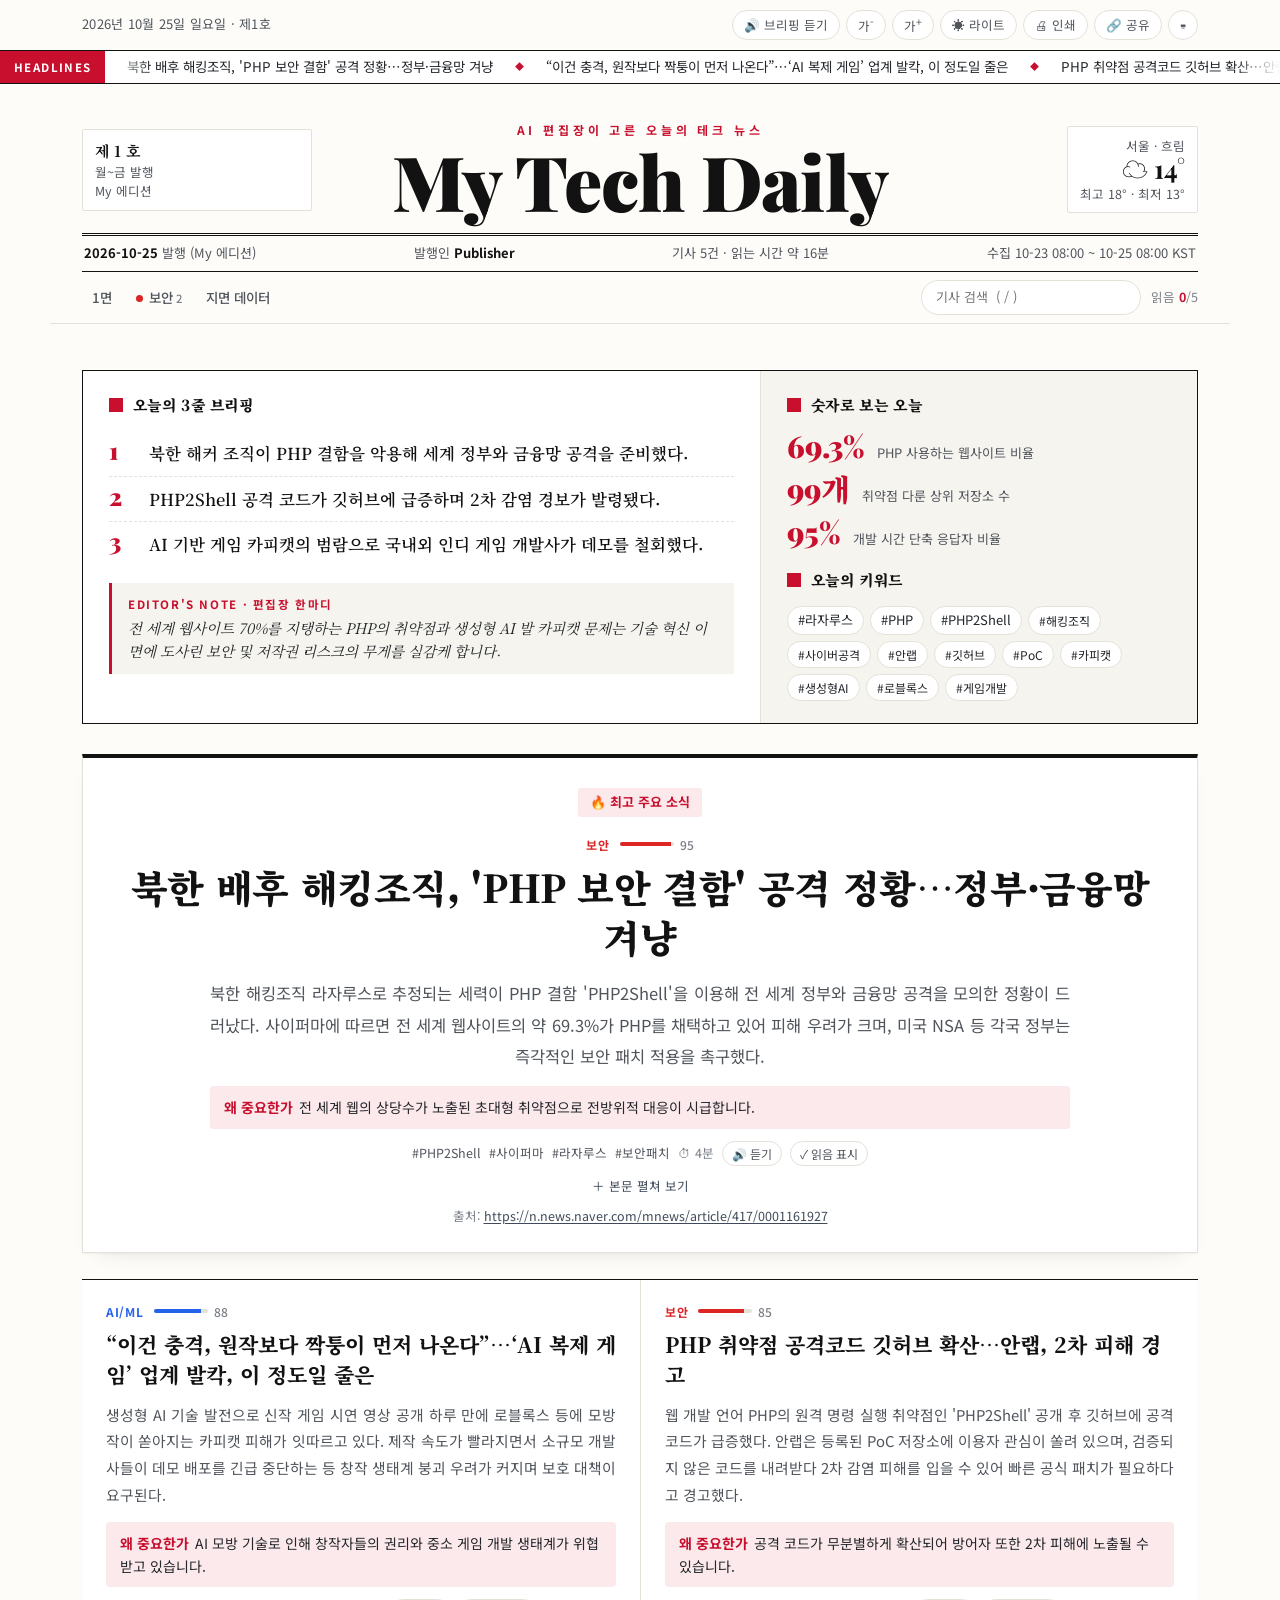
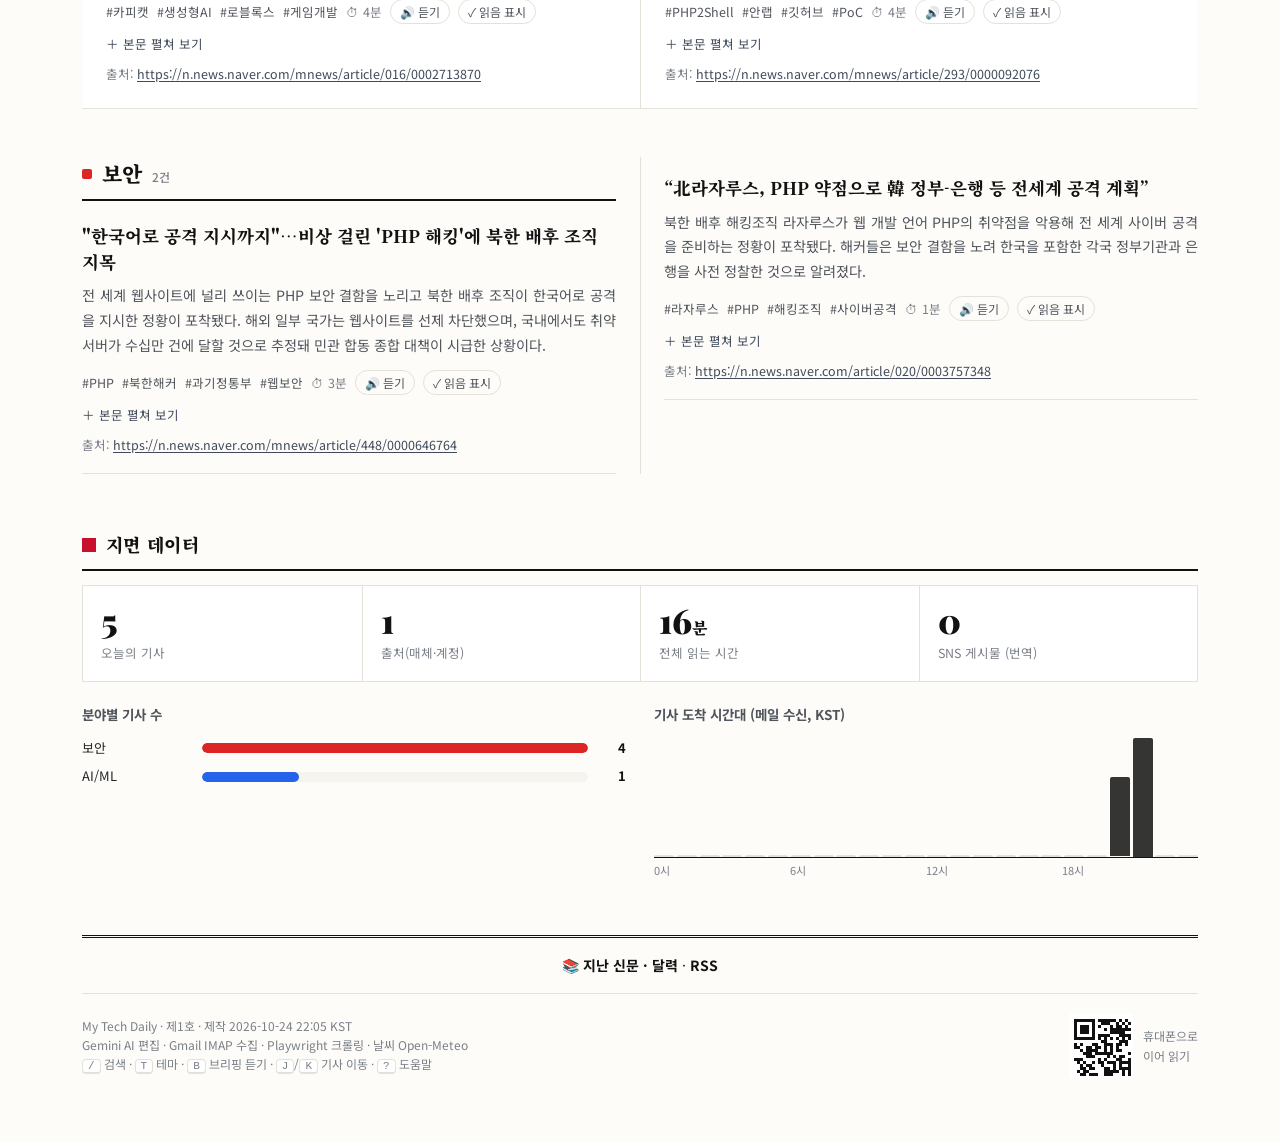
<file: Output/2026-10-25.html>
<!DOCTYPE html>
<html lang="ko" data-theme="light">
<head>
  <meta charset="utf-8">
  <meta name="viewport" content="width=device-width, initial-scale=1">
  <title>My Tech Daily 제1호 — 2026-10-25</title>
  <meta name="description" content="북한 해커 조직이 PHP 결함을 악용해 세계 정부와 금융망 공격을 준비했다. · PHP2Shell 공격 코드가 깃허브에 급증하며 2차 감염 경보가 발령됐다. · AI 기반 게임 카피캣의 범람으로 국내외 인디 게임 개발사가 데모를 철회했다.">
  <meta property="og:type" content="article">
  <meta property="og:site_name" content="My Tech Daily">
  <meta property="og:title" content="My Tech Daily 2026-10-25 — 북한 배후 해킹조직, &#39;PHP 보안 결함&#39; 공격 정황…정부·금융망 겨냥">
  <meta property="og:description" content="북한 해킹조직 라자루스로 추정되는 세력이 PHP 결함 &#39;PHP2Shell&#39;을 이용해 전 세계 정부와 금융망 공격을 모의한 정황이 드러났다. 사이퍼마에 따르면 전 세계 웹사이트의 약 69.3%가 PHP를 채택하고 있어 피해 우려가 크며, 미국 NSA 등 각국 정부는 즉각적인 보안 패치 적용을 촉구했다.">
<meta property="og:image" content="https://imgnews.pstatic.net/image/417/2026/10/24/0001161927_001_20261024162212896.jpg?type=w800"><meta property="og:url" content="https://methesteam-ux.github.io/Newspaper-project/2026-10-25.html"><link rel="alternate" type="application/rss+xml" title="My Tech Daily" href="https://methesteam-ux.github.io/Newspaper-project/feed.xml">  <link rel="icon" href="data:image/svg+xml,<svg xmlns=%22http://www.w3.org/2000/svg%22 viewBox=%220 0 100 100%22><text y=%22.9em%22 font-size=%2290%22>📰</text></svg>">
  <script>
    document.documentElement.classList.add("js");
    try { var t = localStorage.getItem("np-theme"); if (t) document.documentElement.dataset.theme = t;
          var f = localStorage.getItem("np-fs"); if (f) document.documentElement.style.setProperty("--fs", f); } catch (e) {}
  </script>
  <link rel="preconnect" href="https://fonts.googleapis.com">
  <link rel="preconnect" href="https://fonts.gstatic.com" crossorigin>
  <link href="https://fonts.googleapis.com/css2?family=Noto+Sans+KR:wght@400;500;700&family=Noto+Serif+KR:wght@600;700;900&family=Playfair+Display:wght@700;900&display=swap" rel="stylesheet">
  <style>
/* ─────────────────────────────────────────────────────────────
   나만의 신문 — 지면 스타일
   레이아웃 골격: Image/img_1~3 (메인 1단 · 부 헤드라인 2단 · 분류별 2단 목록)
   디자인: 클래식 조간 신문(세리프 제호, 이중 괘선, 귀퉁이 정보) + 라이트/세피아/다크 테마
   ───────────────────────────────────────────────────────────── */
:root {
  --paper: #fdfcf9;
  --panel: #ffffff;
  --panel-2: #f6f4ee;
  --ink: #121212;
  --text: #24272b;
  --muted: #50555c;
  --faint: #7a7f87;
  --line: #e4e1d8;
  --line-strong: #121212;
  --accent: #c8102e;
  --accent-soft: #fbe9ec;
  --link: #3f4a5a;
  --shadow: 0 1px 2px rgba(20, 20, 20, .04), 0 8px 24px -18px rgba(20, 20, 20, .25);
  --fs: 1;
  --serif: "Noto Serif KR", "Nanum Myeongjo", Georgia, serif;
  --display: "Playfair Display", "Noto Serif KR", Georgia, serif;
  --sans: "Noto Sans KR", "Apple SD Gothic Neo", "Malgun Gothic", sans-serif;
  color-scheme: light;
}
:root[data-theme="sepia"] {
  --paper: #f3ead7;
  --panel: #f8f1e1;
  --panel-2: #ece0c6;
  --ink: #2b1f12;
  --text: #3a2c1c;
  --muted: #5e4a33;
  --faint: #86704f;
  --line: #dccaa6;
  --line-strong: #2b1f12;
  --accent: #a3221b;
  --accent-soft: #f0d9c8;
  --link: #5a4026;
}
:root[data-theme="dark"] {
  --paper: #121417;
  --panel: #181b20;
  --panel-2: #1e2228;
  --ink: #f2f0ea;
  --text: #d9d7d1;
  --muted: #a9adb4;
  --faint: #868b93;
  --line: #2c3139;
  --line-strong: #e9e6df;
  --accent: #ff5a6e;
  --accent-soft: #3a1b22;
  --link: #b6c2d6;
  --shadow: 0 1px 2px rgba(0, 0, 0, .3), 0 10px 30px -20px rgba(0, 0, 0, .8);
  color-scheme: dark;
}

* { box-sizing: border-box; }
html { scroll-behavior: smooth; scroll-padding-top: 64px; }
body {
  margin: 0;
  background: var(--paper);
  color: var(--text);
  font-family: var(--sans);
  font-size: calc(16px * var(--fs));
  line-height: 1.6;
  -webkit-font-smoothing: antialiased;
  transition: background-color .3s, color .3s;
}
img { display: block; max-width: 100%; }
a { color: inherit; }
button { font: inherit; color: inherit; cursor: pointer; }

/* 읽기 진행 바 */
.progress {
  position: fixed; inset: 0 auto auto 0; z-index: 50;
  height: 3px; width: 0; background: var(--accent);
  transition: width .1s linear;
}

/* ── 상단 유틸리티 바 ─────────────────────────────── */
.topbar {
  display: flex; align-items: center; justify-content: space-between; gap: 12px;
  max-width: 1180px; margin: 0 auto; padding: 10px 32px;
  font-size: 13px; color: var(--muted);
}
.topbar .today { letter-spacing: .02em; }
.tools { display: flex; gap: 6px; flex-wrap: wrap; justify-content: flex-end; }
.tool {
  border: 1px solid var(--line); background: var(--panel); border-radius: 999px;
  padding: 4px 11px; font-size: 12.5px; line-height: 1.4;
  transition: border-color .2s, background .2s, transform .1s;
}
.tool:hover { border-color: var(--ink); }
.tool:active { transform: scale(.96); }
.tool.is-on { background: var(--ink); color: var(--paper); border-color: var(--ink); }

/* ── 헤드라인 티커 ───────────────────────────────── */
.ticker {
  display: flex; align-items: center; overflow: hidden;
  border-top: 1px solid var(--line-strong); border-bottom: 1px solid var(--line-strong);
  background: var(--panel); font-size: 13.5px;
}
.ticker-label {
  flex: none; padding: 7px 14px; background: var(--accent); color: #fff;
  font-weight: 700; letter-spacing: .12em; font-size: 11.5px;
}
.ticker-track { overflow: hidden; flex: 1; mask-image: linear-gradient(90deg, transparent, #000 4%, #000 96%, transparent); }
.ticker-move { display: inline-flex; gap: 22px; white-space: nowrap; padding-left: 22px; animation: ticker 60s linear infinite; }
.ticker:hover .ticker-move { animation-play-state: paused; }
.ticker-move a { text-decoration: none; color: var(--text); }
.ticker-move a:hover { color: var(--accent); }
.ticker-move .sep { color: var(--accent); font-size: 9px; align-self: center; }
@keyframes ticker { to { transform: translateX(-50%); } }

.paper { max-width: 1180px; margin: 0 auto; padding: 18px 32px 64px; }

/* ── 제호 (img_1 상단: 신문 이름 · 날짜 · 발행인) ──── */
.masthead {
  display: grid; grid-template-columns: 1fr auto 1fr; align-items: center; gap: 20px;
  padding: 18px 0 14px;
}
.ear {
  font-size: 12.5px; color: var(--muted); line-height: 1.55;
  border: 1px solid var(--line); background: var(--panel); padding: 9px 12px; border-radius: 2px;
  max-width: 230px;
}
.ear b { color: var(--ink); font-family: var(--serif); font-size: 15px; display: block; }
.ear-right { justify-self: end; text-align: right; }
.ear .wx-temp { font-family: var(--display); font-size: 26px; font-weight: 700; color: var(--ink); line-height: 1.1; }
.nameplate { text-align: center; }
.kicker {
  margin: 0 0 4px; font-size: 12px; letter-spacing: .32em; text-transform: uppercase;
  color: var(--accent); font-weight: 700;
}
.masthead h1 {
  margin: 0; font-family: var(--display); font-weight: 900;
  font-size: clamp(40px, 6.4vw, 76px); line-height: 1; letter-spacing: -.01em; color: var(--ink);
}
.dateline-bar {
  display: flex; flex-wrap: wrap; justify-content: space-between; gap: 6px 18px;
  padding: 7px 2px; font-size: 13px; color: var(--muted);
  border-top: 3px double var(--line-strong); border-bottom: 1px solid var(--line-strong);
}
.dateline-bar b { color: var(--ink); }

/* ── 섹션 내비게이션 + 검색 (sticky) ──────────────── */
.section-nav {
  position: sticky; top: 0; z-index: 20;
  display: flex; align-items: center; gap: 4px; flex-wrap: wrap;
  margin: 0 -32px; padding: 8px 32px;
  background: color-mix(in srgb, var(--paper) 88%, transparent);
  backdrop-filter: blur(8px); -webkit-backdrop-filter: blur(8px);
  border-bottom: 1px solid var(--line);
}
.section-nav a {
  text-decoration: none; font-size: 13.5px; font-weight: 500; padding: 4px 10px; border-radius: 999px; color: var(--muted);
}
.section-nav a:hover { color: var(--ink); background: var(--panel-2); }
.section-nav a .dot { display: inline-block; width: 7px; height: 7px; border-radius: 50%; background: var(--c, var(--accent)); margin-right: 6px; vertical-align: 1px; }
.section-nav a small { color: var(--faint); margin-left: 3px; }
.nav-right { margin-left: auto; display: flex; align-items: center; gap: 10px; }
.search input {
  width: 220px; border: 1px solid var(--line); background: var(--panel); color: var(--text);
  border-radius: 999px; padding: 6px 14px; font: inherit; font-size: 13px; outline: none;
  transition: width .25s, border-color .2s;
}
.search input:focus { width: 280px; border-color: var(--ink); }
.read-count { font-size: 12.5px; color: var(--faint); white-space: nowrap; }
.read-count b { color: var(--accent); }
.search-status { font-size: 12.5px; color: var(--accent); min-height: 1em; margin: 8px 0 0; }

/* ── 오늘의 브리핑 ───────────────────────────────── */
.briefing {
  display: grid; grid-template-columns: 1.55fr 1fr; gap: 0;
  margin: 26px 0 30px; border: 1px solid var(--line-strong); background: var(--panel);
}
.briefing > div, .briefing > aside { padding: 22px 26px; }
.briefing .brief-side { border-left: 1px solid var(--line); background: var(--panel-2); }
.label {
  display: flex; align-items: center; gap: 10px; margin: 0 0 14px;
  font-family: var(--serif); font-size: 15px; font-weight: 900; letter-spacing: .02em; color: var(--ink);
}
.label::before { content: ""; width: 14px; height: 14px; background: var(--accent); flex: none; }
.label .tool { margin-left: auto; font-family: var(--sans); font-weight: 500; }
.brief-list { margin: 0; padding: 0; list-style: none; counter-reset: b; }
.brief-list li {
  counter-increment: b; position: relative; padding: 9px 0 9px 40px;
  border-bottom: 1px dashed var(--line); font-family: var(--serif); font-size: 16.5px; font-weight: 600; color: var(--ink);
}
.brief-list li:last-child { border-bottom: 0; }
.brief-list li::before {
  content: counter(b); position: absolute; left: 0; top: 7px;
  font-family: var(--display); font-size: 24px; font-weight: 900; color: var(--accent); line-height: 1;
}
.editor-note {
  margin: 16px 0 0; padding: 12px 16px; border-left: 3px solid var(--accent);
  background: var(--panel-2); font-family: var(--serif); font-style: italic; color: var(--text); font-size: 14.5px;
}
.editor-note span { display: block; font-style: normal; font-family: var(--sans); font-size: 11.5px; font-weight: 700; letter-spacing: .14em; color: var(--accent); margin-bottom: 3px; }
.numbers { list-style: none; margin: 0 0 18px; padding: 0; display: grid; gap: 10px; }
.numbers li { display: grid; grid-template-columns: auto 1fr; align-items: baseline; gap: 12px; }
.numbers b { font-family: var(--display); font-size: 30px; font-weight: 900; color: var(--accent); line-height: 1; }
.numbers span { font-size: 13px; color: var(--muted); }
.chips { display: flex; flex-wrap: wrap; gap: 6px; }
.chip {
  border: 1px solid var(--line); background: var(--panel); border-radius: 999px;
  padding: 3px 10px; font-size: calc(12px + var(--w, 0) * 1px); color: var(--text);
  transition: background .2s, color .2s, border-color .2s;
}
.chip:hover, .chip.is-on { background: var(--ink); color: var(--paper); border-color: var(--ink); }

/* ── 공통 기사 요소 ──────────────────────────────── */
.summary { text-align: justify; text-justify: inter-character; overflow-wrap: anywhere; }
.source { margin: 10px 0 0; font-size: 12.5px; color: var(--faint); }
.source a { color: var(--link); text-decoration: underline; text-underline-offset: 2px; word-break: break-all; }
.eyebrow {
  display: flex; align-items: center; gap: 10px; margin: 0 0 8px;
  font-size: 12px; font-weight: 700; letter-spacing: .06em; color: var(--c, var(--accent));
}
.meter { display: inline-flex; align-items: center; gap: 6px; color: var(--faint); font-weight: 500; letter-spacing: 0; }
.meter i { position: relative; width: 54px; height: 4px; background: var(--line); border-radius: 2px; overflow: hidden; }
.meter i::after { content: ""; position: absolute; inset: 0 auto 0 0; width: var(--v); background: var(--c, var(--accent)); }
.why {
  margin: 14px 0 0; padding: 10px 14px; background: var(--accent-soft); border-radius: 4px;
  font-size: 14px; color: var(--text); text-align: left;
}
.why b { color: var(--accent); margin-right: 6px; }
.story-tools { display: flex; flex-wrap: wrap; align-items: center; gap: 6px 8px; margin-top: 12px; font-size: 12.5px; color: var(--faint); }
.story-tools .tag { color: var(--muted); }
.story-tools .mini {
  border: 1px solid var(--line); background: transparent; border-radius: 999px; padding: 2px 9px; font-size: 12px; color: var(--muted);
}
.story-tools .mini:hover { border-color: var(--ink); color: var(--ink); }
.story-tools .mini.speaking, .story-tools .mini.is-on { background: var(--ink); color: var(--paper); border-color: var(--ink); }
.fulltext { margin-top: 10px; font-size: 14px; }
.fulltext summary { cursor: pointer; color: var(--link); font-size: 12.5px; list-style: none; }
.fulltext summary::before { content: "＋ "; }
.fulltext[open] summary::before { content: "－ "; }
.fulltext .body { margin-top: 10px; padding: 14px 16px; background: var(--panel-2); border-radius: 4px; max-height: 420px; overflow: auto; text-align: left; }
.fulltext .body p { margin: 0 0 .7em; color: var(--text); line-height: 1.75; }
.story.is-read h2, .story.is-read h3, .story.is-read h4 { opacity: .55; }
.story.is-read .read-mark { display: inline; }
.read-mark { display: none; color: var(--accent); font-size: 12px; margin-left: 6px; font-family: var(--sans); vertical-align: middle; }
.story.is-hidden, .section-title.is-hidden { display: none !important; }
mark { background: color-mix(in srgb, var(--accent) 22%, transparent); color: inherit; padding: 0 1px; }

/* ── 메인 헤드라인 (img_1) ───────────────────────── */
.main-story {
  margin-top: 6px; border: 1px solid var(--line); border-top: 4px solid var(--ink);
  background: var(--panel); padding: 30px 36px 26px; text-align: center; box-shadow: var(--shadow);
}
.badge {
  display: inline-block; margin-bottom: 18px; padding: 4px 12px; border-radius: 3px;
  background: var(--accent-soft); color: var(--accent); font-size: 13px; font-weight: 700;
}
.media-wrap { position: relative; overflow: hidden; border-radius: 4px; margin-bottom: 22px; }
.media-wrap .media { width: 100%; object-fit: cover; transition: transform .8s ease; }
.media-wrap:hover .media { transform: scale(1.025); }
.main-story .media { height: 380px; }
.main-story .eyebrow { justify-content: center; }
.main-story h2 {
  margin: 0 0 16px; font-family: var(--serif); font-size: clamp(26px, 3.2vw, 38px);
  font-weight: 900; line-height: 1.32; color: var(--ink); letter-spacing: -.01em;
}
.main-story h2 a { text-decoration: none; }
.main-story h2 a:hover { text-decoration: underline; text-decoration-thickness: 2px; text-underline-offset: 5px; }
.main-story .summary {
  max-width: 860px; margin: 0 auto; font-size: 16.5px; line-height: 1.9; color: var(--muted); text-align-last: center;
}
.main-story .why, .main-story .fulltext { max-width: 860px; margin-left: auto; margin-right: auto; }
.main-story .story-tools { justify-content: center; }

/* ── 부 헤드라인 2단 (img_2 상단) ────────────────── */
.sub-stories { display: grid; grid-template-columns: 1fr 1fr; gap: 0; margin-top: 26px; border-top: 1px solid var(--line-strong); }
.sub-story { padding: 22px 24px 24px; background: var(--panel); border-bottom: 1px solid var(--line); }
.sub-story + .sub-story { border-left: 1px solid var(--line); }
.sub-story .media { height: 210px; }
.sub-story h3 { margin: 0 0 12px; font-family: var(--serif); font-size: 21px; font-weight: 800; line-height: 1.45; color: var(--ink); }
.sub-story h3 a { text-decoration: none; }
.sub-story h3 a:hover { text-decoration: underline; text-underline-offset: 4px; }
.sub-story .summary { margin: 0; font-size: 14.8px; line-height: 1.8; color: var(--muted); }

/* ── 분류별 2단 기사 목록 (img_2 하단, img_3) ────── */
.sections { column-count: 2; column-gap: 48px; column-rule: 1px solid var(--line); margin-top: 48px; }
.section-title {
  break-inside: avoid; break-after: avoid;
  display: flex; align-items: baseline; gap: 10px;
  margin: 26px 0 4px; padding: 0 0 8px; border-bottom: 2px solid var(--line-strong);
  font-family: var(--serif); font-size: 21px; font-weight: 900; color: var(--ink);
}
.section-title::before { content: ""; width: 10px; height: 10px; border-radius: 2px; background: var(--c); align-self: center; }
.section-title small { font-family: var(--sans); font-size: 12px; font-weight: 500; color: var(--faint); }
.sections > .section-title:first-child { margin-top: 0; }
.item { break-inside: avoid; display: flex; gap: 18px; padding: 18px 0; border-bottom: 1px solid var(--line); }
.item-body { flex: 1; min-width: 0; }
.item h4 { margin: 0 0 8px; font-family: var(--serif); font-size: 17.5px; font-weight: 800; line-height: 1.5; color: var(--ink); }
.item h4 a { text-decoration: none; }
.item h4 a:hover { text-decoration: underline; text-underline-offset: 3px; }
.item .summary { margin: 0; font-size: 14.2px; line-height: 1.75; color: var(--muted); }
.item .thumb { flex: 0 0 92px; width: 92px; height: 92px; object-fit: cover; border-radius: 3px; border: 1px solid var(--line); }

/* ── 이번 주 1면 모아보기 ────────────────────────── */
.block { margin-top: 56px; }
.block > .label { font-size: 18px; padding-bottom: 10px; border-bottom: 2px solid var(--line-strong); }
.weekly { display: grid; grid-template-columns: repeat(auto-fill, minmax(200px, 1fr)); gap: 16px; }
.week-card { display: block; text-decoration: none; background: var(--panel); border: 1px solid var(--line); transition: transform .2s, box-shadow .2s; }
.week-card:hover { transform: translateY(-3px); box-shadow: var(--shadow); }
.week-card img { width: 100%; height: 110px; object-fit: cover; }
.week-card div { padding: 10px 12px 12px; }
.week-card time { font-size: 11.5px; font-weight: 700; color: var(--accent); letter-spacing: .06em; }
.week-card p { margin: 4px 0 0; font-family: var(--serif); font-weight: 700; font-size: 14.5px; line-height: 1.45; color: var(--ink); }

/* ── 지면 데이터 ─────────────────────────────────── */
.stat-tiles { display: grid; grid-template-columns: repeat(4, 1fr); gap: 0; border: 1px solid var(--line); background: var(--panel); }
.stat-tiles div { padding: 16px 18px; border-left: 1px solid var(--line); }
.stat-tiles div:first-child { border-left: 0; }
.stat-tiles b { display: block; font-family: var(--display); font-size: 34px; font-weight: 900; color: var(--ink); line-height: 1.1; }
.stat-tiles span { font-size: 12.5px; color: var(--faint); }
.charts { display: grid; grid-template-columns: 1fr 1fr; gap: 28px; margin-top: 22px; }
.chart h3 { margin: 0 0 12px; font-size: 13.5px; color: var(--muted); font-weight: 700; }
.bars { list-style: none; margin: 0; padding: 0; display: grid; gap: 8px; }
.bars li { display: grid; grid-template-columns: 110px 1fr 28px; align-items: center; gap: 10px; font-size: 13px; }
.bars .track { display: block; height: 10px; background: var(--panel-2); border-radius: 5px; overflow: hidden; }
.bars .fill { display: block; height: 100%; width: var(--v); background: var(--c); border-radius: 5px; transform-origin: left; animation: grow .9s cubic-bezier(.2, .8, .2, 1) both; }
.bars b { text-align: right; color: var(--ink); }
.hist { display: grid; grid-template-columns: repeat(24, 1fr); align-items: end; gap: 3px; height: 120px; border-bottom: 1px solid var(--line-strong); }
.hist span { display: block; height: var(--v); min-height: 2px; background: var(--ink); opacity: .85; border-radius: 2px 2px 0 0; animation: rise .9s cubic-bezier(.2, .8, .2, 1) both; }
.hist span.zero { background: var(--line); opacity: 1; }
.hist-axis { display: grid; grid-template-columns: repeat(4, 1fr); font-size: 11px; color: var(--faint); margin-top: 4px; }
@keyframes grow { from { transform: scaleX(0); } }
@keyframes rise { from { transform: scaleY(0); transform-origin: bottom; } }

/* ── 꼬리말 ──────────────────────────────────────── */
.edition-nav { display: grid; grid-template-columns: 1fr auto 1fr; gap: 12px; margin-top: 56px; padding: 16px 0; border-top: 3px double var(--line-strong); border-bottom: 1px solid var(--line); font-size: 14px; }
.edition-nav a { text-decoration: none; color: var(--ink); font-weight: 700; }
.edition-nav a:hover { color: var(--accent); }
.edition-nav .next { text-align: right; }
.edition-nav .mid { text-align: center; }
.colophon { display: flex; justify-content: space-between; align-items: center; gap: 20px; margin-top: 20px; font-size: 12px; color: var(--faint); }
.colophon .qr { display: flex; align-items: center; gap: 10px; }
.colophon .qr svg { width: 64px; height: 64px; background: #fff; padding: 2px; }
.colophon .qr path { stroke: #111; }
.kbd-hint kbd, dialog kbd {
  font-family: ui-monospace, Consolas, monospace; font-size: 11px; border: 1px solid var(--line); border-bottom-width: 2px;
  border-radius: 4px; padding: 0 5px; background: var(--panel);
}
.to-top {
  position: fixed; right: 22px; bottom: 22px; z-index: 30; width: 42px; height: 42px; border-radius: 50%;
  border: 1px solid var(--line); background: var(--panel); box-shadow: var(--shadow); font-size: 18px;
  opacity: 0; pointer-events: none; transform: translateY(10px); transition: opacity .25s, transform .25s;
}
.to-top.show { opacity: 1; pointer-events: auto; transform: none; }
.toast {
  position: fixed; left: 50%; bottom: 28px; z-index: 60; transform: translate(-50%, 20px); opacity: 0;
  background: var(--ink); color: var(--paper); padding: 9px 18px; border-radius: 999px; font-size: 13.5px;
  transition: opacity .25s, transform .25s; pointer-events: none;
}
.toast.show { opacity: 1; transform: translate(-50%, 0); }
dialog { border: 1px solid var(--line-strong); background: var(--panel); color: var(--text); padding: 22px 26px; max-width: 360px; }
dialog::backdrop { background: rgba(0, 0, 0, .35); }
dialog h3 { margin: 0 0 12px; font-family: var(--serif); }
dialog ul { margin: 0 0 14px; padding: 0; list-style: none; display: grid; gap: 7px; font-size: 14px; }
.empty { padding: 60px 0; text-align: center; color: var(--faint); }

/* 등장 애니메이션 */
.js .reveal { opacity: 0; transform: translateY(14px); transition: opacity .6s ease, transform .6s ease; }
.js .reveal.in { opacity: 1; transform: none; }
@media (prefers-reduced-motion: reduce) {
  .js .reveal { opacity: 1; transform: none; transition: none; }
  .ticker-move, .bars .fill, .hist span { animation: none; }
  html { scroll-behavior: auto; }
}

/* ── 아카이브(지난 신문) 페이지 ──────────────────── */
.hero { display: grid; grid-template-columns: 1.2fr 1fr; gap: 0; margin: 26px 0; border: 1px solid var(--line-strong); background: var(--panel); text-decoration: none; }
.hero img { width: 100%; height: 100%; min-height: 260px; object-fit: cover; }
.hero .hero-body { padding: 26px 28px; display: flex; flex-direction: column; gap: 10px; }
.hero h2 { margin: 0; font-family: var(--serif); font-size: 28px; font-weight: 900; line-height: 1.35; color: var(--ink); }
.hero ol { margin: 0; padding-left: 18px; color: var(--muted); font-size: 14px; }
.hero .cta { margin-top: auto; font-weight: 700; color: var(--accent); }
.archive-grid { display: grid; grid-template-columns: 1fr 1.25fr; gap: 40px; margin-top: 10px; }
.cal { margin-bottom: 26px; }
.cal h3 { margin: 0 0 8px; font-family: var(--serif); font-size: 16px; color: var(--ink); }
.cal table { width: 100%; border-collapse: collapse; table-layout: fixed; font-size: 13px; }
.cal th { font-weight: 500; color: var(--faint); padding: 4px 0; font-size: 12px; }
.cal td { text-align: center; padding: 3px; }
.cal td span, .cal td a { display: grid; place-items: center; height: 38px; border-radius: 4px; color: var(--faint); text-decoration: none; }
.cal td.out span { opacity: .3; }
.cal td.rest span { opacity: .45; }
.cal td a { background: var(--ink); color: var(--paper); font-weight: 700; position: relative; }
.cal td a:hover { background: var(--accent); }
.cal td.today span, .cal td.today a { outline: 2px solid var(--accent); outline-offset: -2px; }
.cal-legend { font-size: 12px; color: var(--faint); display: flex; gap: 14px; }
.cal-legend i { display: inline-block; width: 10px; height: 10px; border-radius: 2px; background: var(--ink); margin-right: 5px; vertical-align: -1px; }
.ed-list { list-style: none; margin: 0; padding: 0; }
.ed-list li a { display: grid; grid-template-columns: 96px 1fr auto; gap: 14px; align-items: baseline; padding: 13px 4px; border-bottom: 1px solid var(--line); text-decoration: none; }
.ed-list li a:hover { background: var(--panel-2); }
.ed-list time { font-size: 13px; font-weight: 700; color: var(--accent); }
.ed-list strong { font-family: var(--serif); font-size: 15.5px; color: var(--ink); line-height: 1.45; }
.ed-list small { color: var(--faint); font-size: 12px; white-space: nowrap; }
.results { list-style: none; margin: 10px 0 0; padding: 0; max-height: 360px; overflow: auto; }
.results li a { display: block; padding: 8px 4px; border-bottom: 1px dashed var(--line); text-decoration: none; font-size: 14px; }
.results li small { color: var(--accent); margin-right: 8px; font-weight: 700; }

/* ── 반응형 ──────────────────────────────────────── */
@media (max-width: 900px) {
  .briefing, .charts, .archive-grid, .hero { grid-template-columns: 1fr; }
  .briefing .brief-side { border-left: 0; border-top: 1px solid var(--line); }
  .stat-tiles { grid-template-columns: repeat(2, 1fr); }
  .stat-tiles div:nth-child(3) { border-left: 0; }
  .stat-tiles div:nth-child(n+3) { border-top: 1px solid var(--line); }
}
@media (max-width: 760px) {
  .topbar, .paper { padding-left: 16px; padding-right: 16px; }
  .topbar { flex-direction: column; align-items: flex-start; }
  .tools { justify-content: flex-start; }
  .section-nav { margin: 0 -16px; padding: 8px 16px; }
  .nav-right { width: 100%; margin-left: 0; }
  .search { flex: 1; }
  .search input, .search input:focus { width: 100%; }
  .masthead { grid-template-columns: 1fr 1fr; }
  .nameplate { grid-column: 1 / -1; order: -1; }
  .ear { max-width: none; }
  .main-story { padding: 20px 16px; }
  .main-story .media { height: 220px; }
  .sub-stories { grid-template-columns: 1fr; }
  .sub-story + .sub-story { border-left: 0; }
  .sections { column-count: 1; }
  .briefing > div, .briefing > aside { padding: 18px; }
  .edition-nav { grid-template-columns: 1fr 1fr; }
  .edition-nav .mid { grid-column: 1 / -1; order: 3; }
  .colophon { flex-direction: column; align-items: flex-start; }
  .bars li { grid-template-columns: 84px 1fr 24px; }
  .ed-list li a { grid-template-columns: 1fr; gap: 2px; }
}

/* ── 인쇄: 종이 신문 모드 ────────────────────────── */
@media print {
  :root { --paper: #fff; --panel: #fff; --panel-2: #fff; --ink: #000; --text: #111; --muted: #222; --faint: #444; --line: #bbb; --line-strong: #000; --accent: #000; --accent-soft: #fff; color-scheme: light; }
  body { font-size: 11pt; }
  .progress, .topbar, .ticker, .section-nav, .story-tools, .fulltext, .to-top, .toast, .label .tool, .edition-nav, .briefing .chips, dialog { display: none !important; }
  .paper { max-width: none; padding: 0; }
  .js .reveal { opacity: 1 !important; transform: none !important; }
  .main-story { box-shadow: none; border: 0; border-top: 3px solid #000; }
  .main-story .media { height: 260px; }
  .briefing, .main-story, .sub-story, .item, .week-card, .charts { break-inside: avoid; }
  .block-data, .block-weekly { display: none; }
  a { text-decoration: none !important; }
}

  </style>
</head>
<body data-edition="2026-10-25">  <div class="progress" id="progress"></div>

  <header class="topbar">
    <span class="today">2026년 10월 25일 일요일 · 제1호</span>
    <div class="tools">
      <button class="tool" id="speakBriefing" title="단축키 B">🔊 브리핑 듣기</button>
      <button class="tool" data-font="-1" title="글자 작게 (-)">가<sup>-</sup></button>
      <button class="tool" data-font="1" title="글자 크게 (+)">가<sup>+</sup></button>
      <button class="tool" id="themeBtn" title="테마 바꾸기 (T)">☀️ 라이트</button>
      <button class="tool" id="printBtn" title="종이 신문으로 인쇄">🖨 인쇄</button>
      <button class="tool" id="shareBtn" title="링크 공유">🔗 공유</button>
      <button class="tool" id="helpBtn" title="단축키 (?)">⌨</button>
    </div>
  </header>

  <div class="ticker" aria-label="오늘의 헤드라인">
    <span class="ticker-label">HEADLINES</span>
    <div class="ticker-track"><div class="ticker-move">
<a href="#a5">북한 배후 해킹조직, &#39;PHP 보안 결함&#39; 공격 정황…정부·금융망 겨냥</a><span class="sep">◆</span><a href="#a3">“이건 충격, 원작보다 짝퉁이 먼저 나온다”…‘AI 복제 게임’ 업계 발칵, 이 정도일 줄은</a><span class="sep">◆</span><a href="#a2">PHP 취약점 공격코드 깃허브 확산…안랩, 2차 피해 경고</a><span class="sep">◆</span><a href="#a4">&#34;한국어로 공격 지시까지&#34;…비상 걸린 &#39;PHP 해킹&#39;에 북한 배후 조직 지목</a><span class="sep">◆</span><a href="#a1">“北라자루스, PHP 약점으로 韓 정부-은행 등 전세계 공격 계획”</a><span class="sep">◆</span><a href="#a5">북한 배후 해킹조직, &#39;PHP 보안 결함&#39; 공격 정황…정부·금융망 겨냥</a><span class="sep">◆</span><a href="#a3">“이건 충격, 원작보다 짝퉁이 먼저 나온다”…‘AI 복제 게임’ 업계 발칵, 이 정도일 줄은</a><span class="sep">◆</span><a href="#a2">PHP 취약점 공격코드 깃허브 확산…안랩, 2차 피해 경고</a><span class="sep">◆</span><a href="#a4">&#34;한국어로 공격 지시까지&#34;…비상 걸린 &#39;PHP 해킹&#39;에 북한 배후 조직 지목</a><span class="sep">◆</span><a href="#a1">“北라자루스, PHP 약점으로 韓 정부-은행 등 전세계 공격 계획”</a><span class="sep">◆</span>    </div></div>
  </div>

  <main class="paper" id="top">
    <header class="masthead">
      <div class="ear ear-left">
        <b>제 1 호</b>
        월~금 발행<br>My 에디션
      </div>
      <div class="nameplate">
        <p class="kicker">AI 편집장이 고른 오늘의 테크 뉴스</p>
        <h1>My Tech Daily</h1>
      </div>
      <div class="ear ear-right">
        <span>서울 · 흐림</span>
        <div class="wx-temp">☁️ 14°</div>
        최고 18° · 최저 13°
      </div>
    </header>
    <div class="dateline-bar">
      <span><b>2026-10-25</b> 발행 (My 에디션)</span>
      <span>발행인 <b>Publisher</b></span>
      <span>기사 5건 · 읽는 시간 약 16분</span>
      <span>수집 10-23 08:00 ~ 10-25 08:00 KST</span>
    </div>

    <nav class="section-nav" aria-label="지면 안내">
      <a href="#top">1면</a>
      <a href="#sec-1" style="--c: #dc2626"><span class="dot"></span>보안<small>2</small></a>
      <a href="#data">지면 데이터</a>
      <div class="nav-right">
        <label class="search"><input id="q" type="search" placeholder="기사 검색  ( / )" autocomplete="off"></label>
        <span class="read-count" id="readCount">읽음 <b>0</b>/5</span>
      </div>
    </nav>
    <p class="search-status" id="searchStatus" aria-live="polite"></p>

    <section class="briefing reveal">
      <div class="brief-main">
        <h2 class="label">오늘의 3줄 브리핑</h2>
        <ol class="brief-list" id="briefList">
<li>북한 해커 조직이 PHP 결함을 악용해 세계 정부와 금융망 공격을 준비했다.</li><li>PHP2Shell 공격 코드가 깃허브에 급증하며 2차 감염 경보가 발령됐다.</li><li>AI 기반 게임 카피캣의 범람으로 국내외 인디 게임 개발사가 데모를 철회했다.</li>        </ol>
        <blockquote class="editor-note" id="editorNote"><span>EDITOR'S NOTE · 편집장 한마디</span>전 세계 웹사이트 70%를 지탱하는 PHP의 취약점과 생성형 AI 발 카피캣 문제는 기술 혁신 이면에 도사린 보안 및 저작권 리스크의 무게를 실감케 합니다.</blockquote>
      </div>
      <aside class="brief-side">
        <h2 class="label">숫자로 보는 오늘</h2>
        <ul class="numbers">
<li><b>69.3%</b><span>PHP 사용하는 웹사이트 비율</span></li><li><b>99개</b><span>취약점 다룬 상위 저장소 수</span></li><li><b>95%</b><span>개발 시간 단축 응답자 비율</span></li>        </ul>
        <h2 class="label">오늘의 키워드</h2>
        <div class="chips">
<button class="chip" data-filter="라자루스" style="--w: 1">#라자루스</button><button class="chip" data-filter="PHP" style="--w: 1">#PHP</button><button class="chip" data-filter="PHP2Shell" style="--w: 1">#PHP2Shell</button><button class="chip" data-filter="해킹조직" style="--w: 0">#해킹조직</button><button class="chip" data-filter="사이버공격" style="--w: 0">#사이버공격</button><button class="chip" data-filter="안랩" style="--w: 0">#안랩</button><button class="chip" data-filter="깃허브" style="--w: 0">#깃허브</button><button class="chip" data-filter="PoC" style="--w: 0">#PoC</button><button class="chip" data-filter="카피캣" style="--w: 0">#카피캣</button><button class="chip" data-filter="생성형AI" style="--w: 0">#생성형AI</button><button class="chip" data-filter="로블록스" style="--w: 0">#로블록스</button><button class="chip" data-filter="게임개발" style="--w: 0">#게임개발</button>        </div>
      </aside>
    </section>

    <article class="main-story story reveal" id="a5" data-uid="a5" data-cat="보안"
  data-search="북한 배후 해킹조직, &#39;php 보안 결함&#39; 공격 정황…정부·금융망 겨냥 북한 해킹조직 라자루스로 추정되는 세력이 php 결함 &#39;php2shell&#39;을 이용해 전 세계 정부와 금융망 공격을 모의한 정황이 드러났다. 사이퍼마에 따르면 전 세계 웹사이트의 약 69.3%가 php를 채택하고 있어 피해 우려가 크며, 미국 nsa 등 각국 정부는 즉각적인 보안 패치 적용을 촉구했다. php2shell 사이퍼마 라자루스 보안패치 보안"
  data-speech="북한 배후 해킹조직, &#39;PHP 보안 결함&#39; 공격 정황…정부·금융망 겨냥. 북한 해킹조직 라자루스로 추정되는 세력이 PHP 결함 &#39;PHP2Shell&#39;을 이용해 전 세계 정부와 금융망 공격을 모의한 정황이 드러났다. 사이퍼마에 따르면 전 세계 웹사이트의 약 69.3%가 PHP를 채택하고 있어 피해 우려가 크며, 미국 NSA 등 각국 정부는 즉각적인 보안 패치 적용을 촉구했다.">
      <span class="badge">🔥 최고 주요 소식</span>
      <div class="media-wrap"><img class="media" src="https://imgnews.pstatic.net/image/417/2026/10/24/0001161927_001_20261024162212896.jpg?type=w800" alt="" loading="lazy" referrerpolicy="no-referrer" onerror="(this.closest('.media-wrap')||this).remove()"></div>
      <p class="eyebrow" style="--c: #dc2626">보안
    <span class="meter" title="AI 편집 중요도 95/100"><i style="--v: 95%"></i>95</span>
  </p>
      <h2><a href="https://n.news.naver.com/mnews/article/417/0001161927" target="_blank" rel="noopener" data-read>북한 배후 해킹조직, &#39;PHP 보안 결함&#39; 공격 정황…정부·금융망 겨냥</a><span class="read-mark">✓ 읽음</span></h2>
      <p class="summary">북한 해킹조직 라자루스로 추정되는 세력이 PHP 결함 &#39;PHP2Shell&#39;을 이용해 전 세계 정부와 금융망 공격을 모의한 정황이 드러났다. 사이퍼마에 따르면 전 세계 웹사이트의 약 69.3%가 PHP를 채택하고 있어 피해 우려가 크며, 미국 NSA 등 각국 정부는 즉각적인 보안 패치 적용을 촉구했다.</p>
<p class="why"><b>왜 중요한가</b>전 세계 웹의 상당수가 노출된 초대형 취약점으로 전방위적 대응이 시급합니다.</p>      <div class="story-tools">
<span class="tag">#PHP2Shell</span><span class="tag">#사이퍼마</span><span class="tag">#라자루스</span><span class="tag">#보안패치</span>    <span>⏱ 4분</span>
    <button class="mini" data-speak="a5" title="제목과 요약 듣기">🔊 듣기</button>
    <button class="mini" data-toggle-read="a5">✓ 읽음 표시</button>
  </div>
  <details class="fulltext" data-read-on-open>
    <summary>본문 펼쳐 보기</summary>
    <div class="body">
<p>글로벌 사이버 보안업체 사이퍼마</p><p>&#34;한국어 사용자가 공격 계획 수립&#34;</p><p>라자루스 그룹 연관 가능성 지적</p><p>글로벌 사이버 보안업체가 북한 해킹 조직으로 추정되는 일당이</p><p>&#39;PHP</p><p>투셸(</p><p>PHP2Shell</p><p>)&#39; 보안 결함을 악용한 공격 정황을 포착했다. 전 세계 웹사이트에서 쓰이는 프로그래밍 언어</p><p>PHP</p><p>에서 보안 취약점이 발견된 가운데 기업과 기관의 대응이 요구되고 있다.</p><p>24일 글로벌 사이버 보안·위협 인텔리전스 기업 사이퍼마(</p><p>CYFIRMA</p><p>)가 공개한 위협 경고에 따르면</p><p>PHP</p><p>투셸의 공격 대상을 정찰하고 공격 코드를 활용하려고 검증하는 해커의 활동이 목격됐다.</p><p>사이퍼마는 22일(현지 시각) 비공개 소스 데이터를 수집해 한국어를 사용하는 공격자가 비공개 익명 네트워크(</p><p>I2P</p><p>) 채널에서</p><p>PHP</p><p>투셸 취약점을 보유한 웹 접근 가능 자산에 전 세계적인 정찰·공격 계획을 수립한 사실을 확인했다. 이 활동은 해당 채널 이름을 딴</p><p>&#39;2026</p><p>년 6월 민준 캠페인&#39;으로 추적하고 있다.</p><p>사이퍼마는 운영자가 북한의 라자루스 그룹과 연관됐다고 평가하고 한국을 비롯해 미국, 일본, 태국, 인도네시아, 호주, 대만, 인도, 싱가포르, 아랍에미리트(</p><p>UAE</p><p>), 사우디아라비아, 유럽연합(</p><p>EU</p><p>) 전역의 정부, 은행과 금융, 제조업, 물류 및 해운, 공항 및 항공, 온라인 거래 플랫폼, 무역 회사와 건설 회사를 겨냥했다고 밝혔다.</p><p>사이퍼마는 지난 23일 해커가 공격한 서버를 원격으로 제어하는 도구를 사용하거나 파일 업로드 과정의 정보를 악용하려는 의심 활동에서 공격 출발지</p><p>IP</p><p>주소 17개를 확인했다. 사이퍼마가 관찰한 사례 중 공격자가 정부·금융기관을 표적으로 삼아</p><p>PHP2</p><p>셸을 공격한 첫 사례다.</p><p>PHP</p><p>는 워드프레스와 드루팔, 줌라, 마젠토 등 주요 웹사이트 제작·운영 도구에 사용되는 프로그래밍 언어다. 기업 홈페이지와 온라인 쇼핑몰은 물론 각종 웹서비스를 구동하는 데 활용된다. 보안회사 캘리프의 타이 즈엉 최고경영자(</p><p>CEO</p><p>)에 따르면 해당 취약점은 수십 년 전에도 지적됐다. 오픈</p><p>AI</p><p>와 캘리프가 지난 8월</p><p>GPT-5.6</p><p>의 첨단 모델 &#39;솔(</p><p>Sol</p><p>)&#39;을 이용해</p><p>PHP</p><p>소스 코드를 점검하던 중</p><p>AI</p><p>가 해당 취약점을 악용하는 방법을 알아냈다.</p><p>사이퍼마에 따르면 현재</p><p>PHP</p><p>언어를 사용하는 전 세계 웹사이트는 69.3%가량이다. 이 중에서</p><p>PHP</p><p>8.5.12, 8.4.27, 8.3.36 또는 8.2.35 미만의 버전을 사용하는 모든 조직이 취약한 상태다. 사이퍼마는 보안 패치 적용 후 재시작과 함께 지난 17일부터 위협 요소를 탐지할 필요가 있다고 조언했다. 특히 아파치(</p><p>Apache</p><p>) 웹 서버에서</p><p>PHP</p><p>프로그램을 직접 실행하는 환경은 공격에 노출될 위험이 커서 각별한 주의가 요구된다고 설명했다.</p><p>미국</p><p>NSA</p><p>는 긴급 보안 권고를 내고</p><p>PHP</p><p>를 사용하는 기업과 기관에 즉각적인 보안 패치 적용을 촉구했다. 당장 업데이트하기 어려운 시스템은 안전한 조치가 이뤄질 때까지 인터넷 연결을 차단하는 등 오프라인으로 전환할 것을 권고했다.</p><p>유럽연합(</p><p>EU</p><p>) 집행위원회와 유럽연합 사이버보안청(</p><p>ENISA</p><p>),</p><p>CERT-EU</p><p>등도</p><p>PHP</p><p>기반 시스템에 대한 긴급 점검과 보안 업데이트를 촉구했다. 영국 국민보건서비스(</p><p>NHS</p><p>) 잉글랜드의 사이버보안 조직도 인증 절차 없는 원격 코드 실행과 민감한 메모리 정보 접근 가능성을 경고했다. 일본 정보처리추진기구(</p><p>IPA</p><p>) 역시 기업과 기관에 보안 업데이트를 촉구했다.</p><p>사이퍼마 측은 &#34;라자루스 관련 해킹 조직이 금전적 이익과 정보 수집을 동시에 노리고 있다. 서버 침입에 성공하면 접근 권한을 다른 해커에게 넘기거나 가상자산을 탈취하고, 랜섬웨어 공격이나 계정 정보 탈취를 시도할 수 있다&#34;며 &#34;장기간 시스템에 숨어 기밀 정보를 수집할 가능성도 있다&#34;고 설명했다.</p>    </div>
  </details>

      <p class="source">출처: <a href="https://n.news.naver.com/mnews/article/417/0001161927" target="_blank" rel="noopener">https://n.news.naver.com/mnews/article/417/0001161927</a>  </p>
    </article>

    <section class="sub-stories">
      <article class="sub-story story reveal" id="a3" data-uid="a3" data-cat="AI/ML"
  data-search="“이건 충격, 원작보다 짝퉁이 먼저 나온다”…‘ai 복제 게임’ 업계 발칵, 이 정도일 줄은 생성형 ai 기술 발전으로 신작 게임 시연 영상 공개 하루 만에 로블록스 등에 모방작이 쏟아지는 카피캣 피해가 잇따르고 있다. 제작 속도가 빨라지면서 소규모 개발사들이 데모 배포를 긴급 중단하는 등 창작 생태계 붕괴 우려가 커지며 보호 대책이 요구된다. 카피캣 생성형ai 로블록스 게임개발 ai/ml"
  data-speech="“이건 충격, 원작보다 짝퉁이 먼저 나온다”…‘AI 복제 게임’ 업계 발칵, 이 정도일 줄은. 생성형 AI 기술 발전으로 신작 게임 시연 영상 공개 하루 만에 로블록스 등에 모방작이 쏟아지는 카피캣 피해가 잇따르고 있다. 제작 속도가 빨라지면서 소규모 개발사들이 데모 배포를 긴급 중단하는 등 창작 생태계 붕괴 우려가 커지며 보호 대책이 요구된다.">
        <div class="media-wrap"><img class="media" src="https://imgnews.pstatic.net/image/016/2026/10/24/0002713870_001_20261024204107521.png?type=w800" alt="" loading="lazy" referrerpolicy="no-referrer" onerror="(this.closest('.media-wrap')||this).remove()"></div>
        <p class="eyebrow" style="--c: #2563eb">AI/ML
    <span class="meter" title="AI 편집 중요도 88/100"><i style="--v: 88%"></i>88</span>
  </p>
        <h3><a href="https://n.news.naver.com/mnews/article/016/0002713870" target="_blank" rel="noopener" data-read>“이건 충격, 원작보다 짝퉁이 먼저 나온다”…‘AI 복제 게임’ 업계 발칵, 이 정도일 줄은</a><span class="read-mark">✓ 읽음</span></h3>
        <p class="summary">생성형 AI 기술 발전으로 신작 게임 시연 영상 공개 하루 만에 로블록스 등에 모방작이 쏟아지는 카피캣 피해가 잇따르고 있다. 제작 속도가 빨라지면서 소규모 개발사들이 데모 배포를 긴급 중단하는 등 창작 생태계 붕괴 우려가 커지며 보호 대책이 요구된다.</p>
<p class="why"><b>왜 중요한가</b>AI 모방 기술로 인해 창작자들의 권리와 중소 게임 개발 생태계가 위협받고 있습니다.</p>        <div class="story-tools">
<span class="tag">#카피캣</span><span class="tag">#생성형AI</span><span class="tag">#로블록스</span><span class="tag">#게임개발</span>    <span>⏱ 4분</span>
    <button class="mini" data-speak="a3" title="제목과 요약 듣기">🔊 듣기</button>
    <button class="mini" data-toggle-read="a3">✓ 읽음 표시</button>
  </div>
  <details class="fulltext" data-read-on-open>
    <summary>본문 펼쳐 보기</summary>
    <div class="body">
<p>시연 영상 공개 하루 만에 유사작 7개…</p><p>AI</p><p>카피캣 바람</p><p>AI</p><p>로 게임 제작 쉬워지며 복제 속도 빨라져</p><p>국내 게임사, 복제 우려에 데모 공개 취소까지</p><p>“시대에 맞는 개발사 보호 대책 마련해야”</p><p>[헤럴드경제=차민주·이준영 기자] 인공지능(</p><p>AI</p><p>) 기술이 발달하면서 게임 업계에서 이른바 ‘카피캣(모방 게임)’ 현상이 기승을 부리고 있다.</p><p>카피캣은 기존 게임의 아이디어나 플레이 방식을 모방해 만든 게임을 말한다. 정식 출시 전 공개된 ‘시연 영상’이나 ‘데모판’을 참고해</p><p>AI</p><p>로 유사작을 제작하는 사례가 글로벌을 넘어 국내에서도 속출하고 있다. 원작 개발사가 복제 우려에 노출되면서 국내 게임 제작 생태계가 위축될 수 있다는 지적이 나온다.</p><p>게임 업계에 따르면 ‘로블록스’ 등 이용자가 직접 게임을 제작하고 공유할 수 있는 플랫폼에 기존 게임을 모방한 작품들이 잇따라 등장하고 있다.</p><p>신작 ‘이스케이프 더 월스(</p><p>Escape</p><p>the</p><p>Walls</p><p>)’가 대표적인 사례다. 지난 14일 게임 개발사 판도리오 게임스는 해당 게임을 시연 영상을 엑스(</p><p>X·</p><p>옛 트위터)에 공개했다. 벽을 부숴 교도소를 탈출하는 방식의 게임으로, 영상 공개 하루 만에 조회수 220만회를 기록했다. 해당 게임은 아직 정식 출시되지 않은 상태다.</p><p>문제는 영상이 공개된 지 ‘하루’ 만에 게임 플레이 방식이 유사한 작품이 등장했다는 점이다. 23일 기준 로블록스에서 유사 게임이 최소 7개 확인됐다. 이들 게임은 모두 원작 시연 영상이 공개된 다음 날인 15일 이후 제작된 것으로 파악됐다.</p><p>업계는 이 같은 현상의 배경으로</p><p>AI</p><p>기술로 변화한 게임 제작 환경을 꼽는다. 전문적인 기술이나 지식 없는 이도</p><p>AI</p><p>로 게임을 개발하게 되면서, 게임 제작 시간이 크게 단축됐기 때문이다. 실제 로블록스가 게임 개발 업무에</p><p>AI</p><p>를 활용하는 창작자 수천 명을 대상으로 설문조사를 진행한 결과, 응답자의 95%가</p><p>AI</p><p>를 통해 신규 게임이나 업데이트 출시까지 걸리는 시간이 단축됐다고 답했다.</p><p>국내 게임 업계에도 마찬가지의 사례가 속출하고 있다. 신작 시연 영상, 데모판을 속속들이 삭제하고 있는 정황이 포착되고 있다. 국내 개발팀</p><p>YNOT</p><p>AI</p><p>로 자사 게임을 모방하고 있다는 제보를 받고 신작 ‘스푸키친(</p><p>Spookitchen</p><p>)’의 공개 데모 배포를 지난 20일 중단했다. 또 다른 개발사 ‘개러지 아츠’ 역시 비슷한 이유로 ‘오! 로봇: 전설의 정비공(</p><p>Oh</p><p>Robot</p><p>Legendary</p><p>Mechanic</p><p>)’의 지난 19일 데모 공개를 긴급 중단했다.</p><p>업계는</p><p>AI</p><p>카피캣으로 원작 개발사의 이익이 침해될 수 있다고 우려한다. 특히 소규모 게임 개발사에 데모판은 정식 출시 전 잠재 이용자를 확보하고 게임을 홍보하는 핵심 수단으로 꼽힌다. 복제 우려로 데모판 공개를 꺼리게 되면 신작을 알릴 기회를 빼앗긴다는 지적이다.</p><p>업계 관계자는 “지금은 기술과 기획력이 부족해도 누구나 쉽게 게임을 만들 수 있다”며 “</p><p>AI</p><p>게임 복제 확산으로 업계 전체가 붕괴되고 있다”고 말했다.</p><p>전문가들은</p><p>AI</p><p>발전 속도에 맞춰 개발사의 권익을 보호할 수 있는 제도적 장치가 필요하다고 지적한다.</p><p>이철우 한국게임이용자협회장이자 게임 전문 변호사는 “</p><p>AI</p><p>기술 발달로 게임 복제가 너무 쉬워지면서 특히 법적 대응 여력이 부족한 소규모 개발자들의 피해가 막심해진 상황”이라며 “저작권 침해 게임물에 대한 등급분류 거부 강화 등 제도 개편이 뒷받침돼야 개발자들의 창작 활동이 침해받지 않고 이어질 수 있을 것”이라고 말했다.</p>    </div>
  </details>

        <p class="source">출처: <a href="https://n.news.naver.com/mnews/article/016/0002713870" target="_blank" rel="noopener">https://n.news.naver.com/mnews/article/016/0002713870</a>  </p>
      </article>
      <article class="sub-story story reveal" id="a2" data-uid="a2" data-cat="보안"
  data-search="php 취약점 공격코드 깃허브 확산…안랩, 2차 피해 경고 웹 개발 언어 php의 원격 명령 실행 취약점인 &#39;php2shell&#39; 공개 후 깃허브에 공격 코드가 급증했다. 안랩은 등록된 poc 저장소에 이용자 관심이 쏠려 있으며, 검증되지 않은 코드를 내려받다 2차 감염 피해를 입을 수 있어 빠른 공식 패치가 필요하다고 경고했다. php2shell 안랩 깃허브 poc 보안"
  data-speech="PHP 취약점 공격코드 깃허브 확산…안랩, 2차 피해 경고. 웹 개발 언어 PHP의 원격 명령 실행 취약점인 &#39;PHP2Shell&#39; 공개 후 깃허브에 공격 코드가 급증했다. 안랩은 등록된 PoC 저장소에 이용자 관심이 쏠려 있으며, 검증되지 않은 코드를 내려받다 2차 감염 피해를 입을 수 있어 빠른 공식 패치가 필요하다고 경고했다.">
        <div class="media-wrap"><img class="media" src="https://imgnews.pstatic.net/image/293/2026/10/24/0000092076_001_20261024150012552.png?type=w800" alt="" loading="lazy" referrerpolicy="no-referrer" onerror="(this.closest('.media-wrap')||this).remove()"></div>
        <p class="eyebrow" style="--c: #dc2626">보안
    <span class="meter" title="AI 편집 중요도 85/100"><i style="--v: 85%"></i>85</span>
  </p>
        <h3><a href="https://n.news.naver.com/mnews/article/293/0000092076" target="_blank" rel="noopener" data-read>PHP 취약점 공격코드 깃허브 확산…안랩, 2차 피해 경고</a><span class="read-mark">✓ 읽음</span></h3>
        <p class="summary">웹 개발 언어 PHP의 원격 명령 실행 취약점인 &#39;PHP2Shell&#39; 공개 후 깃허브에 공격 코드가 급증했다. 안랩은 등록된 PoC 저장소에 이용자 관심이 쏠려 있으며, 검증되지 않은 코드를 내려받다 2차 감염 피해를 입을 수 있어 빠른 공식 패치가 필요하다고 경고했다.</p>
<p class="why"><b>왜 중요한가</b>공격 코드가 무분별하게 확산되어 방어자 또한 2차 피해에 노출될 수 있습니다.</p>        <div class="story-tools">
<span class="tag">#PHP2Shell</span><span class="tag">#안랩</span><span class="tag">#깃허브</span><span class="tag">#PoC</span>    <span>⏱ 4분</span>
    <button class="mini" data-speak="a2" title="제목과 요약 듣기">🔊 듣기</button>
    <button class="mini" data-toggle-read="a2">✓ 읽음 표시</button>
  </div>
  <details class="fulltext" data-read-on-open>
    <summary>본문 펼쳐 보기</summary>
    <div class="body">
<p>웹 개발 언어</p><p>PHP</p><p>의 보안 취약점이 공개되자 글로벌 소프트웨어 개발 플랫폼 깃허브에 관련 공격 코드가 빠르게 유포되고 있다. 안랩은 미검증 코드를 실행할 경우 오히려 또 다른 보안 위협에 노출될 수 있다고 경고했다.</p><p>취약점 공개 직후 저장소 급증</p><p>24일 안랩의 보안위협분석조직</p><p>ASEC</p><p>이 공개한 자료에 따르면 깃허브에서 &#39;</p><p>PHP2Shell</p><p>&#39;을 검색해 확인한 상위 100개 저장소(포크 제외) 가운데 99개가 관련 취약점을 다뤘다.</p><p>PHP2Shell</p><p>은 공격자가 별도 인증 없이 서버에서 악성 명령을 실행할 수 있는</p><p>PHP</p><p>보안 취약점 2건(</p><p>CVE-2026-109618·CVE-2026-109619</p><p>)을 통칭하는 이름이다.</p><p>PHP</p><p>는 홈페이지와 온라인 쇼핑몰, 게시판 등 웹서비스를 개발하는 데 널리 쓰이는 프로그래밍 언어다. 이용자가 웹사이트에 로그인하거나 상품을 주문하면 서버에서</p><p>PHP</p><p>로 작성된 프로그램이 요청을 처리하고 데이터베이스(</p><p>DB</p><p>)와 정보를 주고받는다. 국내에서 널리 사용하는 홈페이지 제작 도구인 워드프레스와 그누보드도</p><p>PHP</p><p>를 기반으로 작동한다.</p><p>이번 취약점은 개별 웹사이트가 아닌</p><p>PHP</p><p>자체에서 발견됐다. 공격자가 별도 인증 없이 서버에서 임의 코드를 실행할 수 있는 문제다. 웹사이트를 안전하게 개발했더라도 취약한</p><p>PHP</p><p>버전을 사용하면 공격에 노출될 수 있다.</p><p>PHP</p><p>개발진은 취약점 위험도를 &#39;심각&#39;으로 분류했다.</p><p>안랩이 저장소 이름과 설명 등을 기준으로 분석한 결과 취약점 점검·완화·탐지에 활용되는 방어 목적 저장소는 46개였다. 공격 가능성을 재현하는 개념증명(</p><p>PoC</p><p>)과 실습 환경 관련 저장소는 36개로 집계됐다. 저장소 수는 방어 쪽이 더 많았지만 관심도에서는 정반대 결과가 나타났다.</p><p>깃허브에서 이용자들이 관심 있는 프로젝트에 표시하는 &#39;스타&#39;는 분석 대상 전체에서 1394개였다. 이 가운데 83%인 1158개가</p><p>PoC</p><p>저장소에 몰렸다. 방어 목적 저장소가 받은 스타는 총 148개에 그쳤다. 상위 두</p><p>PoC</p><p>저장소가 전체 스타의 68%를 차지했다.</p><p>다만 안랩은 저장소에 게시된 코드를 직접 검증한 것이 아니라 이름과 설명, 주제 등을 기준으로 분석했다고 설명했다. 따라서 저장소의 실제 기능이나 공격 성공 여부는 확인되지 않았다.</p><p>가짜 공격코드·방어 도구도 위험…패치가 우선</p><p>공개된 코드가 모두 정상적으로 작동하는 것은 아니다. 안랩에 따르면 분석한</p><p>PoC</p><p>저장소 27개 중 21개는 스타가 10개 미만이었다. 일부 저장소는 실제 원격코드 실행에 성공했다고 주장했지만 다른 저장소에는 재현에 실패했다는 기록도 있었다. 인기 저장소의 설명을 그대로 복제한 사례도 확인됐다.</p><p>보안을 위해 내려받은 코드가 오히려 공격 통로가 될 가능성도 있다. 공격 재현 코드를 가장해 악성코드를 유포하거나 관리자 권한으로 실행하는 방어용 스크립트에 악성 기능을 숨길 수 있기 때문이다. 안랩은 코드 출처와 내용을 확인하지 않은 채 실행하는 행위를 경계했다.</p><p>실제 공격 정황도 보고됐다. 해외 보안업체 워치타워는 이달 21일 자체 공격 탐지용 서버망에서 이번 취약점의 악용을 관찰했다고 발표했다. 다만 안랩이 분석한 깃허브 저장소의 코드가 실제 공격에 사용됐는지는 확인되지 않았다.</p><p>안랩은</p><p>PHP</p><p>운영 버전부터 확인하고 8.2.35, 8.3.36, 8.4.27, 8.5.12 등 보안패치가 적용된 버전으로 업데이트할 것을 권고했다. 즉시 업데이트하기 어려운 서버는 일부 기능을 비활성화하는 임시 조치를 검토할 수 있지만 완전한 해결책은 아니다.</p><p>이미 외부에 노출됐던 서버는 비정상적인 요청이나 의심 파일 등 침해 흔적도 점검해야 한다. 안랩은 &#34;근본적인 해결책은</p><p>PHP</p><p>를 수정 버전으로 업데이트하는 것&#34;이라며 출처가 불분명한 공개 코드는 격리된 환경에서 검증한 뒤 사용하도록 권고했다.</p>    </div>
  </details>

        <p class="source">출처: <a href="https://n.news.naver.com/mnews/article/293/0000092076" target="_blank" rel="noopener">https://n.news.naver.com/mnews/article/293/0000092076</a>  </p>
      </article>
    </section>

    <section class="sections">
      <h3 class="section-title" id="sec-1" data-cat="보안" style="--c: #dc2626">보안<small>2건</small></h3>
      <article class="item story" id="a4" data-uid="a4" data-cat="보안"
  data-search="&#34;한국어로 공격 지시까지&#34;…비상 걸린 &#39;php 해킹&#39;에 북한 배후 조직 지목 전 세계 웹사이트에 널리 쓰이는 php 보안 결함을 노리고 북한 배후 조직이 한국어로 공격을 지시한 정황이 포착됐다. 해외 일부 국가는 웹사이트를 선제 차단했으며, 국내에서도 취약 서버가 수십만 건에 달할 것으로 추정돼 민관 합동 종합 대책이 시급한 상황이다. php 북한해커 과기정통부 웹보안 보안"
  data-speech="&#34;한국어로 공격 지시까지&#34;…비상 걸린 &#39;PHP 해킹&#39;에 북한 배후 조직 지목. 전 세계 웹사이트에 널리 쓰이는 PHP 보안 결함을 노리고 북한 배후 조직이 한국어로 공격을 지시한 정황이 포착됐다. 해외 일부 국가는 웹사이트를 선제 차단했으며, 국내에서도 취약 서버가 수십만 건에 달할 것으로 추정돼 민관 합동 종합 대책이 시급한 상황이다.">
        <div class="item-body">
          <h4><a href="https://n.news.naver.com/mnews/article/448/0000646764" target="_blank" rel="noopener" data-read>&#34;한국어로 공격 지시까지&#34;…비상 걸린 &#39;PHP 해킹&#39;에 북한 배후 조직 지목</a><span class="read-mark">✓ 읽음</span></h4>
          <p class="summary">전 세계 웹사이트에 널리 쓰이는 PHP 보안 결함을 노리고 북한 배후 조직이 한국어로 공격을 지시한 정황이 포착됐다. 해외 일부 국가는 웹사이트를 선제 차단했으며, 국내에서도 취약 서버가 수십만 건에 달할 것으로 추정돼 민관 합동 종합 대책이 시급한 상황이다.</p>
          <div class="story-tools">
<span class="tag">#PHP</span><span class="tag">#북한해커</span><span class="tag">#과기정통부</span><span class="tag">#웹보안</span>    <span>⏱ 3분</span>
    <button class="mini" data-speak="a4" title="제목과 요약 듣기">🔊 듣기</button>
    <button class="mini" data-toggle-read="a4">✓ 읽음 표시</button>
  </div>
  <details class="fulltext" data-read-on-open>
    <summary>본문 펼쳐 보기</summary>
    <div class="body">
<p>0초</p><p>0초</p><p>70%</p><p>1.0x</p><p>광고 후 계속됩니다.</p><p>다음 동영상</p><p>subject</p><p>author</p><p>&#34;한국어로 공격 지시까지&#34;…비상 걸린 &#39;PHP 해킹&#39;에 북한 배후 조직 지목</p><p>TV조선 뉴스</p><p>재생</p><p>382</p><p>01:48</p><p>00:00</p><p>00:00</p><p>01:48</p><p>전체 챕터</p><p>해상도</p><p>자동 (480p)</p><p>자막</p><p>사용 안함</p><p>재생 속도</p><p>1.0x (기본)</p><p>인기 구간 표시</p><p>해상도</p><p>자동 (480p)</p><p>1080p</p><p>HD</p><p>720p</p><p>HD</p><p>480p</p><p>360p</p><p>270p</p><p>144p</p><p>자막</p><p>사용 안함</p><p>한국어 (자동 생성)</p><p>자막 설정</p><p>글자 크기</p><p>배경색</p><p>재생 속도</p><p>0.5x</p><p>1.0x (기본)</p><p>1.5x</p><p>2.0x</p><p>죄송합니다. 문제가 발생했습니다. 다시 시도해 주세요.</p><p>도움말</p><p>도움말</p><p>라이선스</p><p>고화질 재생이 가능한 영상입니다.</p><p>설정에서 해상도를 변경해보세요.</p><p>더 알아보기</p><p>00:00</p><p>[앵커]</p><p>인터넷 웹사이트를 만들고 가동할 때 쓰이는</p><p>PHP</p><p>의 보안 취약점이 드러나면서 전 세계적으로 해킹 공포가 커지고 있죠. 그런데 이 배후에 북한 해커 조직이 있다는 분석이 제기됐습니다. 이들 조직이 대규모 공격을 준비한 정황이 포착됐습니다.</p><p>황민지 기자입니다.</p><p>[리포트]</p><p>싱가포르의 한 보안 기업이 익명 네트워크에서 해킹 공격을 모의하는 정황을 포착해 공개했습니다.</p><p>한국어로 제조업과 물류, 항공업체까지 공격 대상으로 지목하고, 한국과 미국, 일본 등 우선 공격할 국가들을 나열했습니다.</p><p>한국어 사용과 공격 수법 등을 감안해 북한 해킹 조직 라자루스가 개입했을 가능성이 제기됐습니다.</p><p>해커들은 전 세계 웹사이트에 많이 쓰이는 프로그래밍 언어인</p><p>PHP</p><p>의 보안 결함을 노렸습니다.</p><p>로그인 없이도 서버에서 악성 명령을 실행해 동시다발적으로 개인정보를 빼돌릴 수 있습니다.</p><p>문종현 / 지니언스 이사</p><p>&#34;그 하나의 웹사이트만의 문제가 아니라 그 피해를 입은 웹사이트가 가해자가 될 수 있어요.&#34;</p><p>최근 보안 취약점이 발견되고 해킹 우려가 커지면서 네덜란드 등 일부 국가에선 선제적으로 정부 웹사이트 차단에 나서기도 했습니다.</p><p>우리 정부는 기업들에 긴급 보안 조치를 권고했지만, 얼마나 많은 서버가 위험에 노출돼 있는지조차 파악하지 못하고 있습니다.</p><p>배경훈 / 부총리 겸 과기정통부 장관</p><p>&#34;안보실의 컨트롤 타워를 넘어서 종합대책을 마련을 하고 관련된 조직도 고민 하고 있는 상황입니다. 조만간 발표드리도록 하겠습니다.&#34;</p><p>업계에서는 취약한</p><p>PHP</p><p>버전이 설치된 국내 서버가 수십 만 건에 달할 거라고 추정하고 있어 보안 위협이 현실화될 거란 우려가 나옵니다.</p><p>TV</p><p>조선 황민지입니다.</p>    </div>
  </details>

          <p class="source">출처: <a href="https://n.news.naver.com/mnews/article/448/0000646764" target="_blank" rel="noopener">https://n.news.naver.com/mnews/article/448/0000646764</a>  </p>
        </div>
        <img class="thumb" src="https://imgnews.pstatic.net/image/448/2026/10/24/2026102490101_thumb_193030_20261024193509969.jpg?type=w800" alt="" loading="lazy" referrerpolicy="no-referrer" onerror="(this.closest('.media-wrap')||this).remove()">
      </article>
      <article class="item story" id="a1" data-uid="a1" data-cat="보안"
  data-search="“北라자루스, php 약점으로 韓 정부-은행 등 전세계 공격 계획” 북한 배후 해킹조직 라자루스가 웹 개발 언어 php의 취약점을 악용해 전 세계 사이버 공격을 준비하는 정황이 포착됐다. 해커들은 보안 결함을 노려 한국을 포함한 각국 정부기관과 은행을 사전 정찰한 것으로 알려졌다. 라자루스 php 해킹조직 사이버공격 보안"
  data-speech="“北라자루스, PHP 약점으로 韓 정부-은행 등 전세계 공격 계획”. 북한 배후 해킹조직 라자루스가 웹 개발 언어 PHP의 취약점을 악용해 전 세계 사이버 공격을 준비하는 정황이 포착됐다. 해커들은 보안 결함을 노려 한국을 포함한 각국 정부기관과 은행을 사전 정찰한 것으로 알려졌다.">
        <div class="item-body">
          <h4><a href="https://n.news.naver.com/article/020/0003757348" target="_blank" rel="noopener" data-read>“北라자루스, PHP 약점으로 韓 정부-은행 등 전세계 공격 계획”</a><span class="read-mark">✓ 읽음</span></h4>
          <p class="summary">북한 배후 해킹조직 라자루스가 웹 개발 언어 PHP의 취약점을 악용해 전 세계 사이버 공격을 준비하는 정황이 포착됐다. 해커들은 보안 결함을 노려 한국을 포함한 각국 정부기관과 은행을 사전 정찰한 것으로 알려졌다.</p>
          <div class="story-tools">
<span class="tag">#라자루스</span><span class="tag">#PHP</span><span class="tag">#해킹조직</span><span class="tag">#사이버공격</span>    <span>⏱ 1분</span>
    <button class="mini" data-speak="a1" title="제목과 요약 듣기">🔊 듣기</button>
    <button class="mini" data-toggle-read="a1">✓ 읽음 표시</button>
  </div>
  <details class="fulltext" data-read-on-open>
    <summary>본문 펼쳐 보기</summary>
    <div class="body">
<p>동아일보 | 네이버</p><p>“北라자루스, PHP 약점으로 韓 정부-은행 등 전세계 공격 계획”</p><p>북한을 배후로 두고 있는 해킹조직 ‘라자루스’가 프로그래밍 언어 ‘PHP’의 보안 결함을 악용해 취약점이 있는 정부기관과 은행을 정찰하는 등 대규모 사이버 공격을 준비하는 정황이 포착됐다는 주장이 제기됐다. PHP는</p>    </div>
  </details>

          <p class="source">출처: <a href="https://n.news.naver.com/article/020/0003757348" target="_blank" rel="noopener">https://n.news.naver.com/article/020/0003757348</a>  </p>
        </div>
        
      </article>
    </section>


    <section class="block block-data reveal" id="data">
      <h2 class="label">지면 데이터</h2>
      <div class="stat-tiles">
        <div><b>5</b><span>오늘의 기사</span></div>
        <div><b>1</b><span>출처(매체·계정)</span></div>
        <div><b>16<small style="font-size:16px">분</small></b><span>전체 읽는 시간</span></div>
        <div><b>0</b><span>SNS 게시물 (번역)</span></div>
      </div>
      <div class="charts">
        <div class="chart">
          <h3>분야별 기사 수</h3>
          <ul class="bars">
            <li><span>보안</span><span class="track"><span class="fill" style="--v: 100.0%; --c: #dc2626"></span></span><b>4</b></li>
            <li><span>AI/ML</span><span class="track"><span class="fill" style="--v: 25.0%; --c: #2563eb"></span></span><b>1</b></li>
          </ul>
        </div>
        <div class="chart">
          <h3>기사 도착 시간대 (메일 수신, KST)</h3>
          <div class="hist">
<span class="zero" style="--v: 0.0%" title="0시 0건"></span><span class="zero" style="--v: 0.0%" title="1시 0건"></span><span class="zero" style="--v: 0.0%" title="2시 0건"></span><span class="zero" style="--v: 0.0%" title="3시 0건"></span><span class="zero" style="--v: 0.0%" title="4시 0건"></span><span class="zero" style="--v: 0.0%" title="5시 0건"></span><span class="zero" style="--v: 0.0%" title="6시 0건"></span><span class="zero" style="--v: 0.0%" title="7시 0건"></span><span class="zero" style="--v: 0.0%" title="8시 0건"></span><span class="zero" style="--v: 0.0%" title="9시 0건"></span><span class="zero" style="--v: 0.0%" title="10시 0건"></span><span class="zero" style="--v: 0.0%" title="11시 0건"></span><span class="zero" style="--v: 0.0%" title="12시 0건"></span><span class="zero" style="--v: 0.0%" title="13시 0건"></span><span class="zero" style="--v: 0.0%" title="14시 0건"></span><span class="zero" style="--v: 0.0%" title="15시 0건"></span><span class="zero" style="--v: 0.0%" title="16시 0건"></span><span class="zero" style="--v: 0.0%" title="17시 0건"></span><span class="zero" style="--v: 0.0%" title="18시 0건"></span><span class="zero" style="--v: 0.0%" title="19시 0건"></span><span class="" style="--v: 66.7%" title="20시 2건"></span><span class="" style="--v: 100.0%" title="21시 3건"></span><span class="zero" style="--v: 0.0%" title="22시 0건"></span><span class="zero" style="--v: 0.0%" title="23시 0건"></span>          </div>
          <div class="hist-axis"><span>0시</span><span>6시</span><span>12시</span><span>18시</span></div>
        </div>
      </div>
    </section>

    <nav class="edition-nav" aria-label="다른 호">
      <span class="prev"></span>
      <span class="mid"><a href="index.html">📚 지난 신문 · 달력</a> · <a href="https://methesteam-ux.github.io/Newspaper-project/feed.xml">RSS</a></span>
      <span class="next"></span>
    </nav>

    <footer class="colophon">
      <div>
        My Tech Daily · 제1호 · 제작 2026-10-24 22:05 KST<br>
        Gemini AI 편집 · Gmail IMAP 수집 · Playwright 크롤링 · 날씨 Open-Meteo<br>
        <span class="kbd-hint"><kbd>/</kbd> 검색 · <kbd>T</kbd> 테마 · <kbd>B</kbd> 브리핑 듣기 · <kbd>J</kbd>/<kbd>K</kbd> 기사 이동 · <kbd>?</kbd> 도움말</span>
      </div>
<div class="qr"><svg width="117" height="117" class="segno"><path transform="scale(3)" class="qrline" stroke="#000" d="M1 1.5h7m1 0h6m1 0h1m1 0h1m1 0h5m1 0h1m2 0h1m1 0h7m-37 1h1m5 0h1m2 0h3m2 0h1m1 0h1m1 0h1m1 0h1m1 0h2m2 0h1m1 0h1m1 0h1m5 0h1m-37 1h1m1 0h3m1 0h1m1 0h1m3 0h1m1 0h2m1 0h1m1 0h4m2 0h1m1 0h1m2 0h1m1 0h3m1 0h1m-37 1h1m1 0h3m1 0h1m3 0h1m1 0h7m2 0h7m2 0h1m1 0h3m1 0h1m-37 1h1m1 0h3m1 0h1m5 0h5m4 0h2m2 0h2m3 0h1m1 0h3m1 0h1m-37 1h1m5 0h1m1 0h4m3 0h4m5 0h2m4 0h1m5 0h1m-37 1h7m1 0h1m1 0h1m1 0h1m1 0h1m1 0h1m1 0h1m1 0h1m1 0h1m1 0h1m1 0h1m1 0h1m1 0h7m-28 1h2m4 0h3m1 0h2m1 0h1m5 0h1m-29 1h1m1 0h1m3 0h2m2 0h3m1 0h2m1 0h1m2 0h3m1 0h1m1 0h3m2 0h1m2 0h1m1 0h1m-37 1h2m2 0h2m1 0h2m1 0h1m1 0h1m1 0h1m5 0h3m3 0h2m1 0h2m2 0h4m-35 1h1m1 0h4m2 0h1m1 0h1m1 0h2m4 0h9m2 0h1m4 0h1m-34 1h3m1 0h6m5 0h3m5 0h1m2 0h1m3 0h1m-30 1h3m4 0h1m1 0h1m1 0h2m3 0h1m2 0h2m2 0h1m2 0h2m1 0h1m2 0h1m-37 1h3m5 0h1m1 0h1m3 0h2m2 0h1m1 0h5m2 0h2m1 0h2m1 0h1m2 0h1m-36 1h1m1 0h1m2 0h1m1 0h2m1 0h3m1 0h5m3 0h1m1 0h1m1 0h1m1 0h2m2 0h2m1 0h1m-35 1h1m1 0h2m3 0h1m3 0h1m1 0h1m2 0h4m1 0h2m1 0h2m3 0h3m2 0h1m-35 1h2m1 0h2m3 0h2m1 0h1m1 0h4m2 0h1m1 0h2m1 0h2m1 0h2m4 0h2m-36 1h1m1 0h2m5 0h5m1 0h1m1 0h1m6 0h1m1 0h1m1 0h2m3 0h3m-35 1h2m1 0h3m2 0h3m3 0h1m1 0h2m1 0h1m1 0h3m1 0h1m2 0h1m2 0h1m2 0h1m-36 1h1m5 0h3m4 0h3m1 0h1m3 0h1m1 0h1m1 0h1m2 0h1m1 0h3m-33 1h2m2 0h4m4 0h1m5 0h2m3 0h1m1 0h2m2 0h2m1 0h1m1 0h1m-35 1h2m4 0h3m5 0h5m3 0h3m1 0h4m4 0h2m-36 1h1m1 0h1m2 0h2m1 0h2m3 0h2m3 0h1m1 0h4m2 0h1m1 0h2m2 0h2m1 0h1m-36 1h2m1 0h1m7 0h1m1 0h1m1 0h2m1 0h2m1 0h3m3 0h1m1 0h4m-33 1h2m1 0h1m1 0h2m1 0h3m2 0h2m1 0h1m2 0h3m1 0h1m2 0h1m1 0h3m3 0h2m-35 1h2m3 0h2m1 0h5m5 0h1m1 0h4m1 0h1m1 0h2m2 0h1m2 0h1m-37 1h2m1 0h4m3 0h1m1 0h1m2 0h1m1 0h2m1 0h1m1 0h2m1 0h1m1 0h1m2 0h3m1 0h1m1 0h1m-35 1h1m1 0h2m2 0h2m1 0h1m1 0h1m5 0h2m3 0h1m1 0h1m1 0h1m2 0h1m1 0h1m1 0h1m-36 1h2m1 0h1m2 0h2m4 0h5m3 0h1m1 0h1m1 0h1m3 0h6m1 0h2m-29 1h1m1 0h2m2 0h3m2 0h3m1 0h1m1 0h2m1 0h1m3 0h1m2 0h2m-37 1h7m1 0h2m2 0h1m2 0h5m3 0h4m1 0h1m1 0h1m1 0h1m3 0h1m-37 1h1m5 0h1m2 0h1m1 0h1m6 0h1m2 0h1m5 0h2m3 0h1m2 0h1m-36 1h1m1 0h3m1 0h1m2 0h1m2 0h7m2 0h1m2 0h1m2 0h6m-33 1h1m1 0h3m1 0h1m2 0h3m1 0h2m1 0h1m1 0h1m2 0h1m1 0h2m1 0h1m2 0h1m2 0h1m-33 1h1m1 0h3m1 0h1m1 0h1m1 0h4m2 0h4m3 0h3m1 0h1m1 0h1m1 0h2m3 0h1m-37 1h1m5 0h1m2 0h2m1 0h1m2 0h2m1 0h1m5 0h1m1 0h1m1 0h2m2 0h2m-34 1h7m1 0h1m1 0h3m1 0h1m4 0h2m2 0h1m3 0h3m1 0h1m4 0h1"/></svg><span>휴대폰으로<br>이어 읽기</span></div>    </footer>
  </main>

  <button class="to-top" id="toTop" aria-label="맨 위로">↑</button>
  <div class="toast" id="toast" role="status"></div>
  <dialog id="help">
    <h3>단축키</h3>
    <ul>
      <li><kbd>/</kbd> 기사 검색 · <kbd>Esc</kbd> 검색 지우기</li>
      <li><kbd>J</kbd> 다음 기사 · <kbd>K</kbd> 이전 기사</li>
      <li><kbd>T</kbd> 테마 (라이트 → 종이 → 다크)</li>
      <li><kbd>+</kbd> / <kbd>-</kbd> 글자 크기</li>
      <li><kbd>B</kbd> 오늘의 브리핑 듣기 / 멈추기</li>
      <li><kbd>P</kbd> 종이 신문으로 인쇄</li>
    </ul>
    <form method="dialog"><button class="tool">닫기</button></form>
  </dialog>
  <script>
/* 나만의 신문 — 지면 인터랙션 (외부 라이브러리 없음, HTML 에 인라인으로 들어감) */
(function () {
  "use strict";
  var $ = function (s, r) { return (r || document).querySelector(s); };
  var $$ = function (s, r) { return Array.prototype.slice.call((r || document).querySelectorAll(s)); };
  var root = document.documentElement;
  var edition = document.body.dataset.edition || "";

  // localStorage 는 시크릿 창 등에서 막힐 수 있으므로 항상 감싼다.
  var store = {
    get: function (k, d) { try { var v = localStorage.getItem(k); return v === null ? d : v; } catch (e) { return d; } },
    set: function (k, v) { try { localStorage.setItem(k, v); } catch (e) {} }
  };

  var toastTimer;
  function toast(msg) {
    var el = $("#toast"); if (!el) return;
    el.textContent = msg; el.classList.add("show");
    clearTimeout(toastTimer); toastTimer = setTimeout(function () { el.classList.remove("show"); }, 2200);
  }

  /* ── 테마: 라이트 → 종이(세피아) → 다크 ── */
  var THEMES = [["light", "☀️ 라이트"], ["sepia", "📜 종이"], ["dark", "🌙 다크"]];
  function applyTheme(name) {
    root.dataset.theme = name;
    var label = THEMES.filter(function (t) { return t[0] === name; })[0] || THEMES[0];
    var btn = $("#themeBtn"); if (btn) btn.textContent = label[1];
  }
  function cycleTheme() {
    var i = THEMES.map(function (t) { return t[0]; }).indexOf(root.dataset.theme);
    var next = THEMES[(i + 1) % THEMES.length][0];
    applyTheme(next); store.set("np-theme", next); toast(THEMES[(i + 1) % THEMES.length][1] + " 테마");
  }
  applyTheme(root.dataset.theme || "light");

  /* ── 글자 크기 ── */
  function setFont(delta) {
    var cur = parseFloat(getComputedStyle(root).getPropertyValue("--fs")) || 1;
    var next = Math.min(1.3, Math.max(0.85, Math.round((cur + delta * 0.05) * 100) / 100));
    root.style.setProperty("--fs", next); store.set("np-fs", next); toast("글자 크기 " + Math.round(next * 100) + "%");
  }

  /* ── 읽기 진행 바 · 맨 위로 ── */
  var progress = $("#progress"), toTop = $("#toTop");
  function onScroll() {
    var h = document.documentElement.scrollHeight - innerHeight;
    if (progress) progress.style.width = (h > 0 ? (scrollY / h) * 100 : 0) + "%";
    if (toTop) toTop.classList.toggle("show", scrollY > 600);
  }
  addEventListener("scroll", onScroll, { passive: true }); onScroll();
  if (toTop) toTop.addEventListener("click", function () { scrollTo({ top: 0 }); });

  /* ── 읽음 표시 (발행일별로 브라우저에 저장) ── */
  var READ_KEY = "np-read-" + edition;
  var read = {};
  store.get(READ_KEY, "").split(",").forEach(function (u) { if (u) read[u] = 1; });
  var stories = $$(".story");
  function renderRead() {
    var n = 0;
    stories.forEach(function (s) {
      var on = !!read[s.dataset.uid]; if (on) n++;
      s.classList.toggle("is-read", on);
      var b = $("[data-toggle-read]", s); if (b) { b.classList.toggle("is-on", on); b.textContent = on ? "✓ 읽었음" : "✓ 읽음 표시"; }
    });
    var rc = $("#readCount b"); if (rc) rc.textContent = n;
  }
  function markRead(uid, value) {
    if (!uid) return;
    if (value === false) delete read[uid]; else read[uid] = 1;
    store.set(READ_KEY, Object.keys(read).join(",")); renderRead();
  }
  renderRead();
  document.addEventListener("click", function (e) {
    var t = e.target.closest("[data-toggle-read]");
    if (t) { var u = t.dataset.toggleRead; markRead(u, !read[u]); return; }
    var link = e.target.closest("a[data-read]");
    if (link) { var s = link.closest(".story"); if (s) markRead(s.dataset.uid); }
  });
  $$("details[data-read-on-open]").forEach(function (d) {
    d.addEventListener("toggle", function () { if (d.open) { var s = d.closest(".story"); if (s) markRead(s.dataset.uid); } });
  });

  /* ── 검색 / 키워드 필터 ── */
  var q = $("#q"), status = $("#searchStatus");
  var titles = $$(".section-title");
  function clearMarks() {
    $$("mark[data-hl]").forEach(function (m) { m.replaceWith(document.createTextNode(m.textContent)); });
    $$(".story h2 a, .story h3 a, .story h4 a, .story .summary").forEach(function (el) { el.normalize(); });
  }
  function highlight(el, term) {
    if (!el || !term) return;
    var walker = document.createTreeWalker(el, NodeFilter.SHOW_TEXT), nodes = [], n;
    while ((n = walker.nextNode())) nodes.push(n);
    nodes.forEach(function (node) {
      var i = node.nodeValue.toLowerCase().indexOf(term); if (i < 0) return;
      var hit = node.splitText(i); hit.splitText(term.length);
      var m = document.createElement("mark"); m.dataset.hl = "1"; m.textContent = hit.nodeValue; hit.replaceWith(m);
    });
  }
  function filter(text) {
    var terms = (text || "").toLowerCase().trim().split(/\s+/).filter(Boolean);
    clearMarks();
    var shown = 0;
    stories.forEach(function (s) {
      var hay = s.dataset.search || "";
      var ok = terms.every(function (t) { return hay.indexOf(t) >= 0; });
      s.classList.toggle("is-hidden", !ok); if (ok) shown++;
      if (ok && terms.length) terms.forEach(function (t) { highlight($("h2 a, h3 a, h4 a", s), t); highlight($(".summary", s), t); });
    });
    titles.forEach(function (t) {
      var any = false, el = t.nextElementSibling;
      while (el && !el.classList.contains("section-title")) { if (!el.classList.contains("is-hidden")) any = true; el = el.nextElementSibling; }
      t.classList.toggle("is-hidden", !any);
    });
    $$(".chip").forEach(function (c) { c.classList.toggle("is-on", terms.length === 1 && c.dataset.filter.toLowerCase() === terms[0]); });
    if (status) status.textContent = terms.length ? "‘" + text.trim() + "’ 검색 결과 " + shown + "건" + (shown ? "" : " — Esc 로 지우기") : "";
  }
  if (q) q.addEventListener("input", function () { filter(q.value); });
  $$(".chip").forEach(function (c) {
    c.addEventListener("click", function () {
      var same = q && q.value.trim().toLowerCase() === c.dataset.filter.toLowerCase();
      if (q) q.value = same ? "" : c.dataset.filter; filter(q ? q.value : "");
      if (!same) { var first = $(".story:not(.is-hidden)"); if (first) first.scrollIntoView({ block: "start" }); }
    });
  });

  /* ── 음성으로 듣기 (Web Speech API) ── */
  var synth = window.speechSynthesis, speakingBtn = null;
  function stopSpeech() {
    if (synth) synth.cancel();
    if (speakingBtn) { speakingBtn.classList.remove("speaking", "is-on"); speakingBtn = null; }
  }
  function speak(text, btn) {
    if (!synth || !window.SpeechSynthesisUtterance) { toast("이 브라우저는 음성 읽기를 지원하지 않습니다"); return; }
    if (speakingBtn === btn) { stopSpeech(); return; }
    stopSpeech();
    var u = new SpeechSynthesisUtterance(text);
    u.lang = "ko-KR"; u.rate = 1.03;
    var ko = synth.getVoices().filter(function (v) { return /^ko/i.test(v.lang); })[0]; if (ko) u.voice = ko;
    u.onend = u.onerror = function () { if (speakingBtn === btn) stopSpeech(); };
    speakingBtn = btn; if (btn) btn.classList.add("speaking", "is-on");
    synth.speak(u);
  }
  function briefingText() {
    var parts = ["오늘의 " + ($(".masthead h1") || {}).textContent + " 브리핑입니다."];
    $$("#briefList li").forEach(function (li, i) { parts.push((i + 1) + ". " + li.textContent + "."); });
    var note = $("#editorNote"); if (note) parts.push("편집장 한마디. " + note.lastChild.textContent);
    parts.push("이상 오늘의 브리핑이었습니다.");
    return parts.join(" ");
  }
  var sb = $("#speakBriefing"); if (sb) sb.addEventListener("click", function () { speak(briefingText(), sb); });
  document.addEventListener("click", function (e) {
    var b = e.target.closest("[data-speak]"); if (!b) return;
    var s = document.getElementById(b.dataset.speak); if (!s) return;
    speak(s.dataset.speech || "", b); markRead(s.dataset.uid);
  });
  addEventListener("beforeunload", stopSpeech);

  /* ── 공유 / 인쇄 / 도움말 ── */
  var share = $("#shareBtn");
  if (share) share.addEventListener("click", function () {
    var data = { title: document.title, url: location.href };
    if (navigator.share) { navigator.share(data).catch(function () {}); return; }
    if (navigator.clipboard) navigator.clipboard.writeText(location.href).then(function () { toast("링크를 복사했습니다"); }, function () { toast(location.href); });
    else toast(location.href);
  });
  var pb = $("#printBtn"); if (pb) pb.addEventListener("click", function () { print(); });
  var help = $("#help"), hb = $("#helpBtn");
  function openHelp() { if (help && help.showModal && !help.open) help.showModal(); }
  if (hb) hb.addEventListener("click", openHelp);
  $$("[data-font]").forEach(function (b) { b.addEventListener("click", function () { setFont(+b.dataset.font); }); });
  var tb = $("#themeBtn"); if (tb) tb.addEventListener("click", cycleTheme);

  /* ── 단축키 ── */
  function jump(dir) {
    var visible = stories.filter(function (s) { return !s.classList.contains("is-hidden"); });
    var y = scrollY + 80, target = null;
    if (dir > 0) target = visible.filter(function (s) { return s.getBoundingClientRect().top + scrollY > y + 5; })[0];
    else target = visible.filter(function (s) { return s.getBoundingClientRect().top + scrollY < y - 5; }).pop();
    if (target) target.scrollIntoView({ block: "start" });
  }
  document.addEventListener("keydown", function (e) {
    if (e.ctrlKey || e.metaKey || e.altKey) return;
    var typing = /INPUT|TEXTAREA|SELECT/.test((e.target || {}).tagName || "");
    if (typing) { if (e.key === "Escape" && q) { q.value = ""; filter(""); q.blur(); } return; }
    switch (e.key) {
      case "/": e.preventDefault(); if (q) q.focus(); break;
      case "t": case "T": cycleTheme(); break;
      case "+": case "=": setFont(1); break;
      case "-": setFont(-1); break;
      case "b": case "B": if (sb) sb.click(); break;
      case "j": case "J": jump(1); break;
      case "k": case "K": jump(-1); break;
      case "p": case "P": print(); break;
      case "?": openHelp(); break;
      case "Escape": stopSpeech(); break;
    }
  });

  /* ── 스크롤 등장 애니메이션 ── */
  var reveals = $$(".reveal");
  if ("IntersectionObserver" in window) {
    var io = new IntersectionObserver(function (entries) {
      entries.forEach(function (en) { if (en.isIntersecting) { en.target.classList.add("in"); io.unobserve(en.target); } });
    }, { rootMargin: "0px 0px -8% 0px" });
    reveals.forEach(function (el) { io.observe(el); });
  } else {
    reveals.forEach(function (el) { el.classList.add("in"); });
  }
  // 인쇄할 때는 애니메이션 대기 없이 모두 보이게
  addEventListener("beforeprint", function () { reveals.forEach(function (el) { el.classList.add("in"); }); $$("details.fulltext").forEach(function (d) { d.open = false; }); });
})();

  </script>
</body>
</html>
</file>
